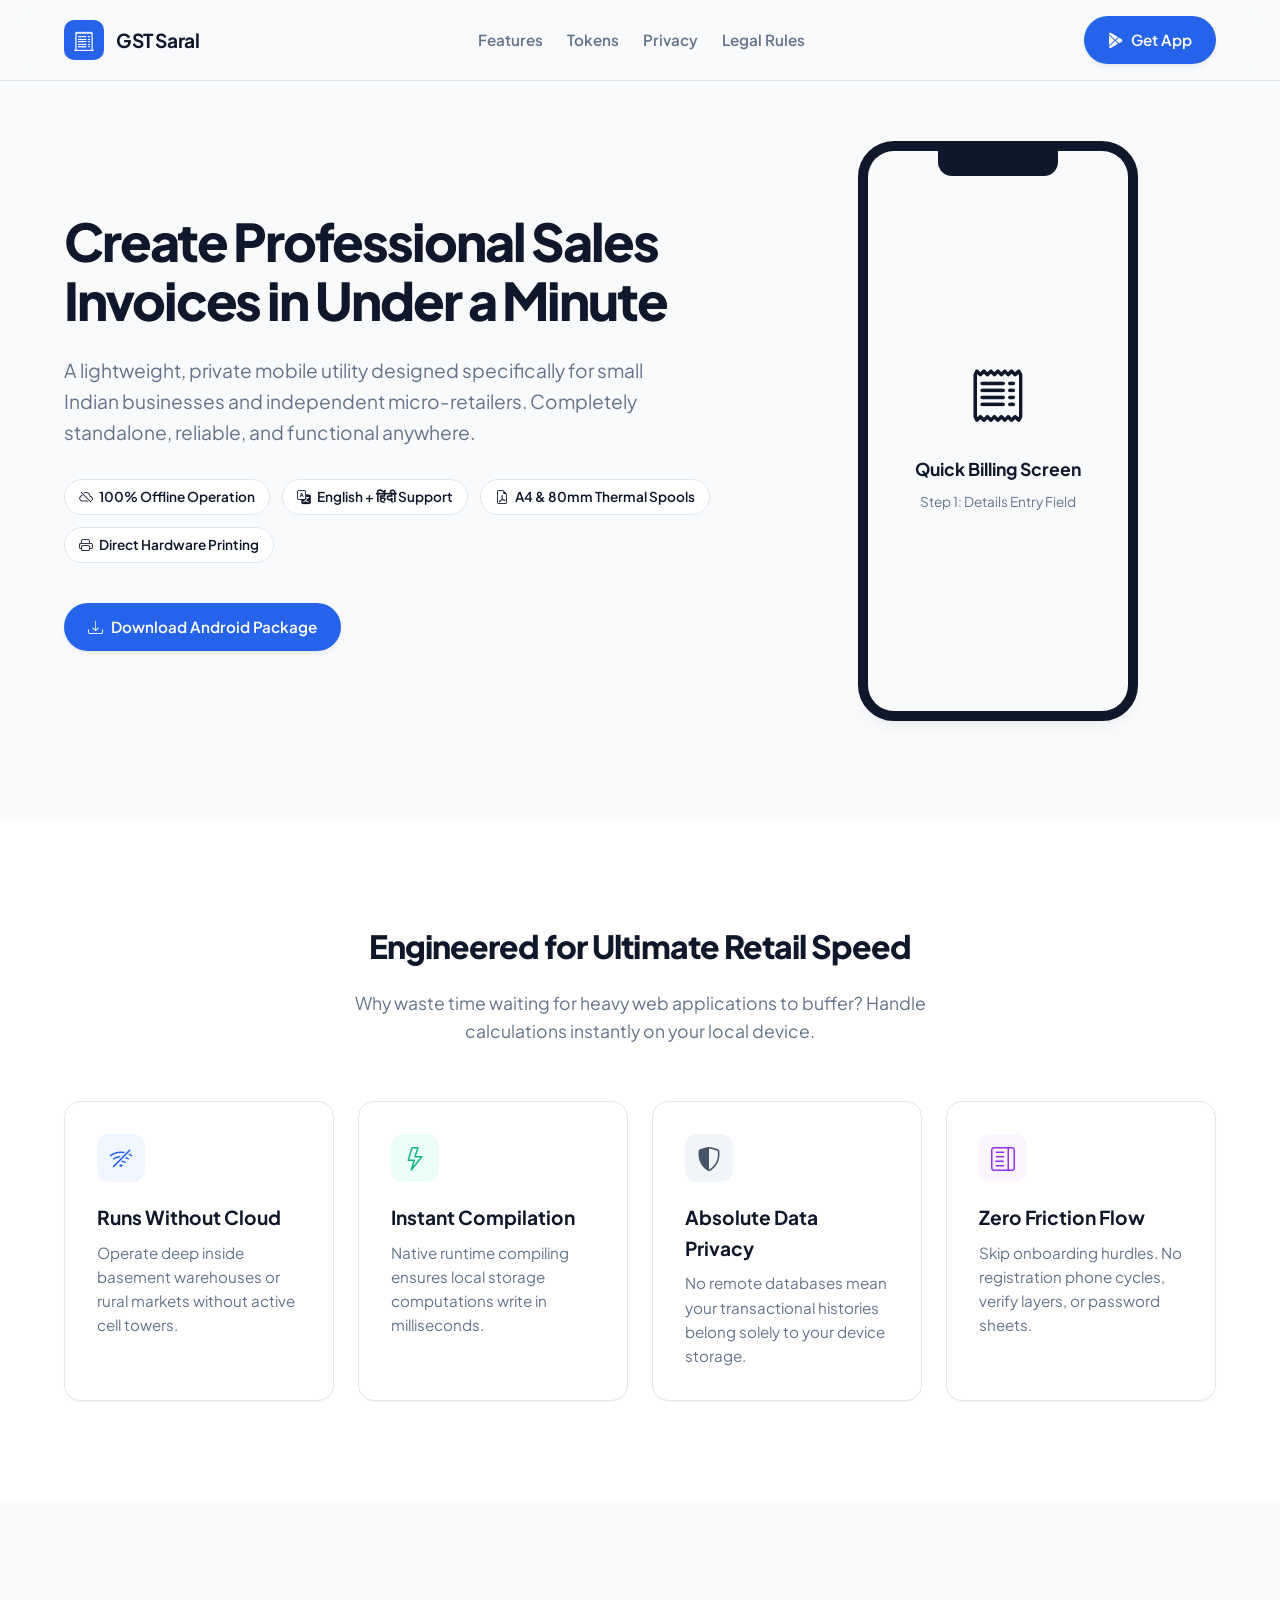
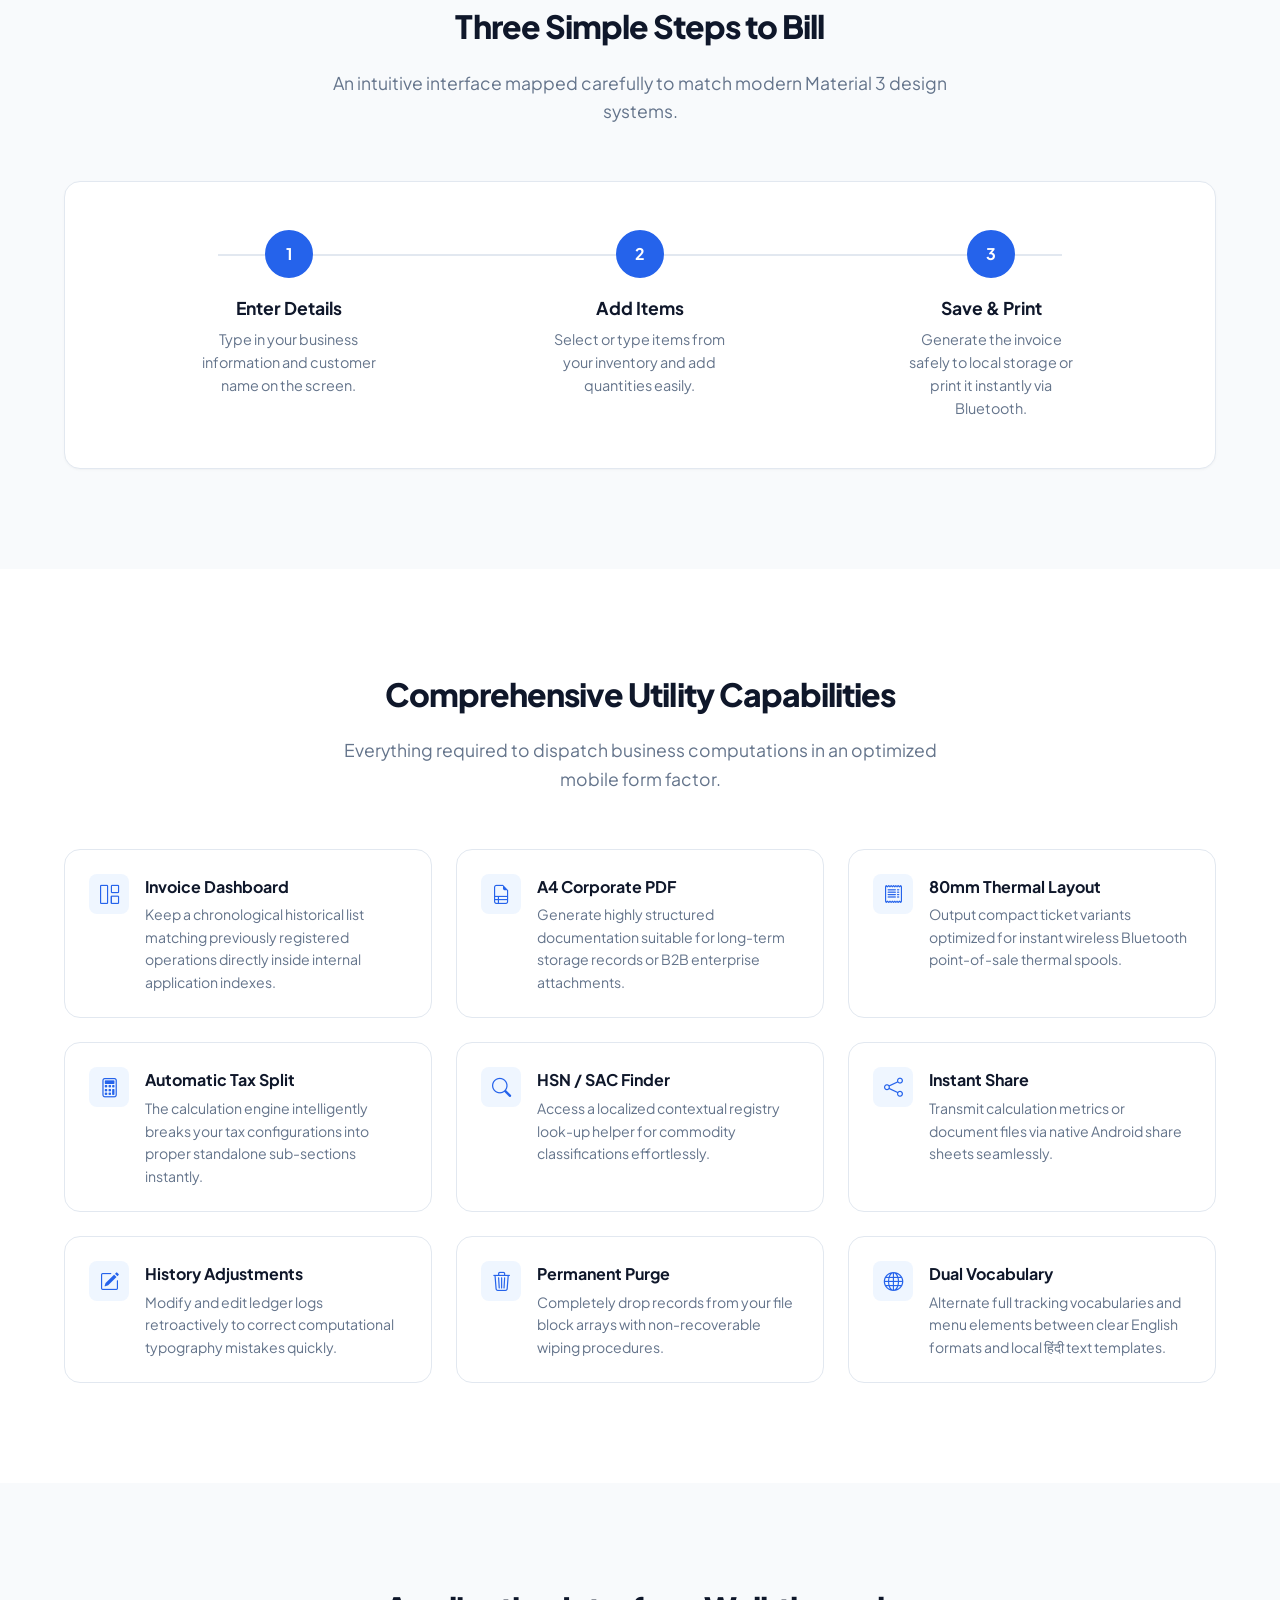
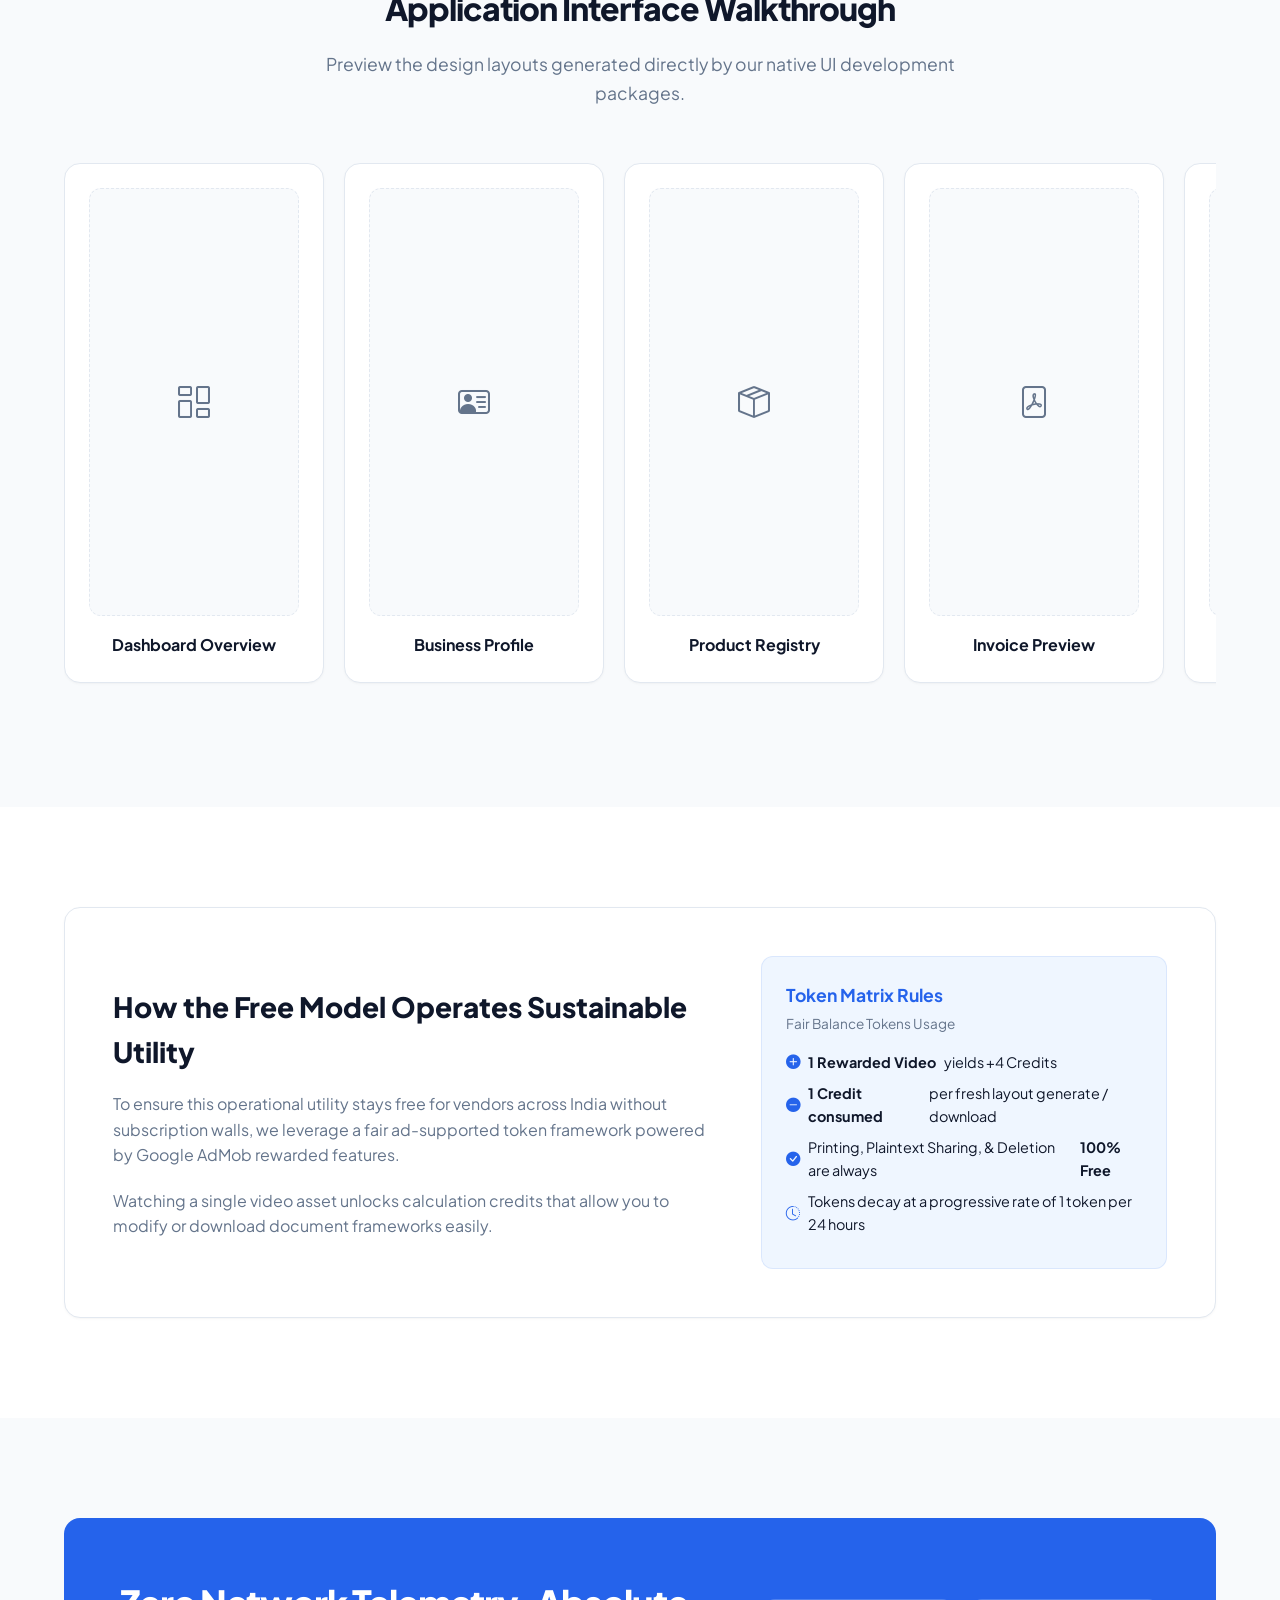
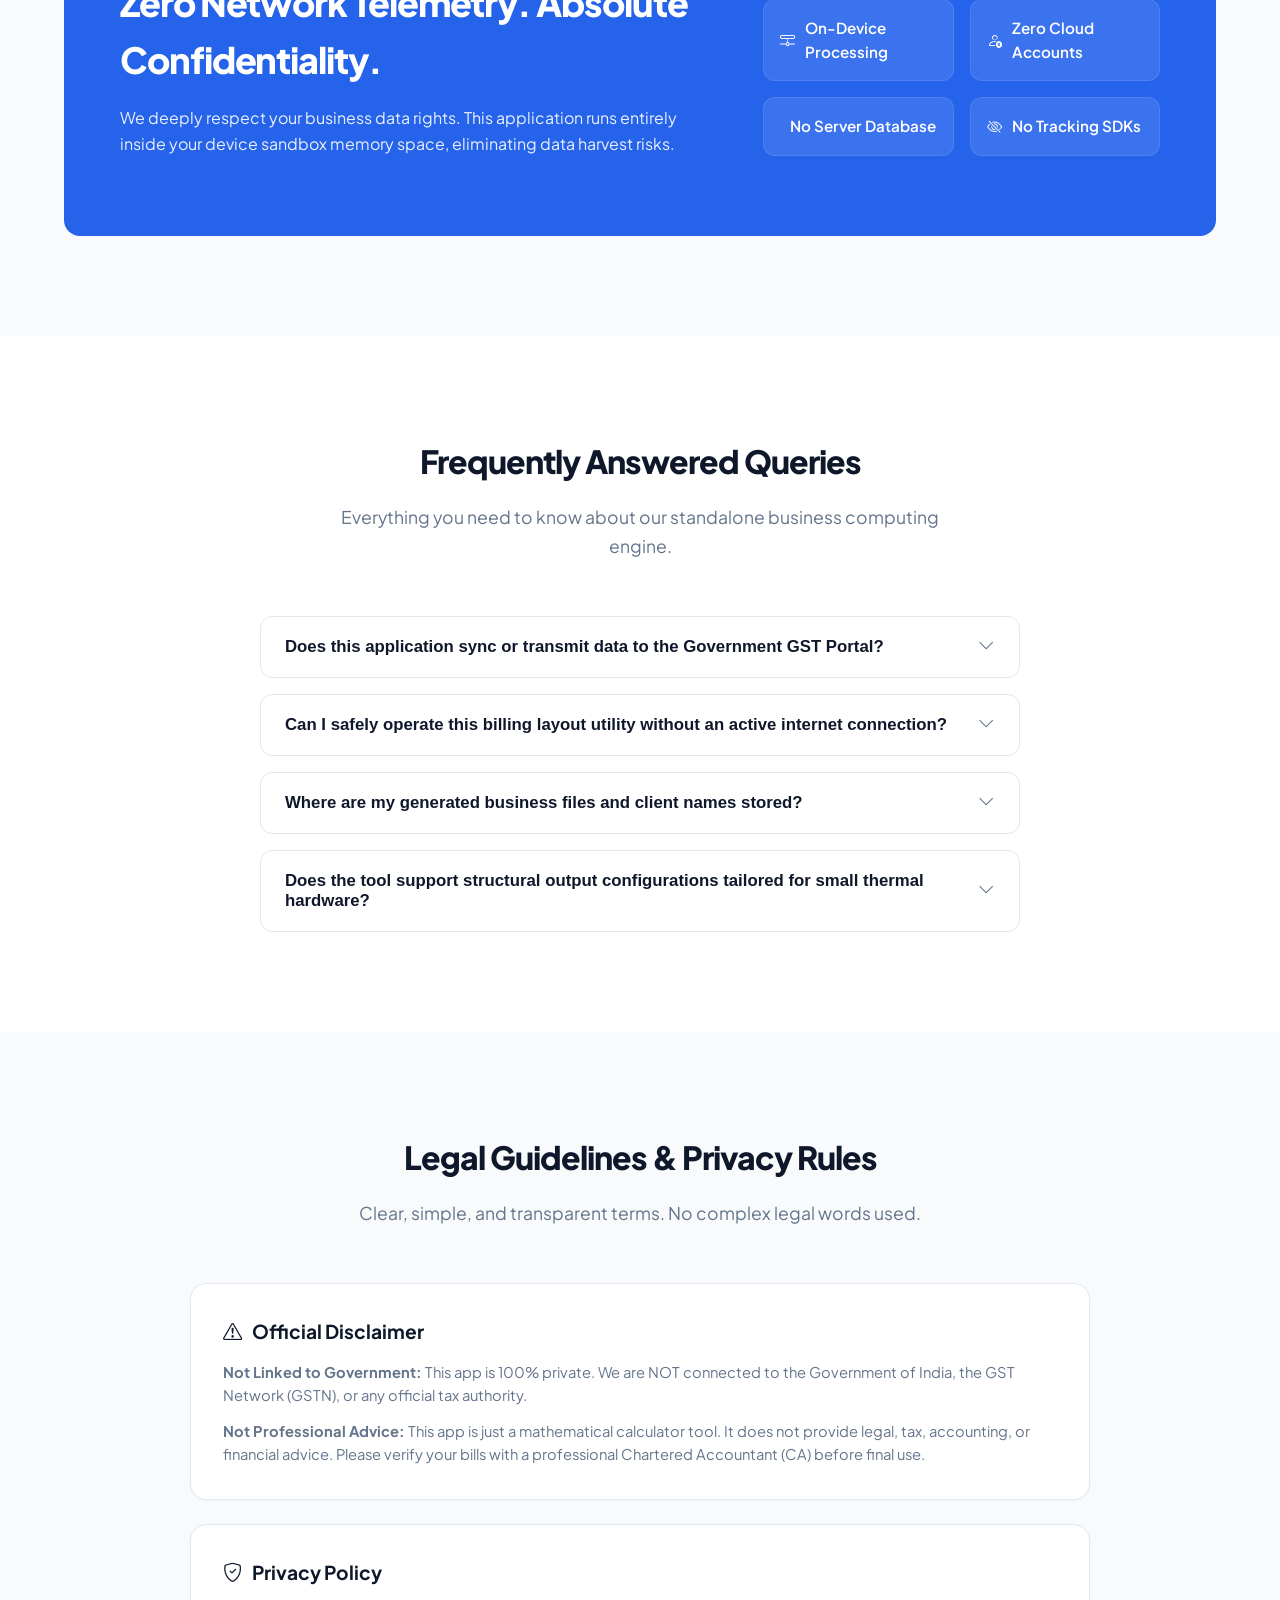
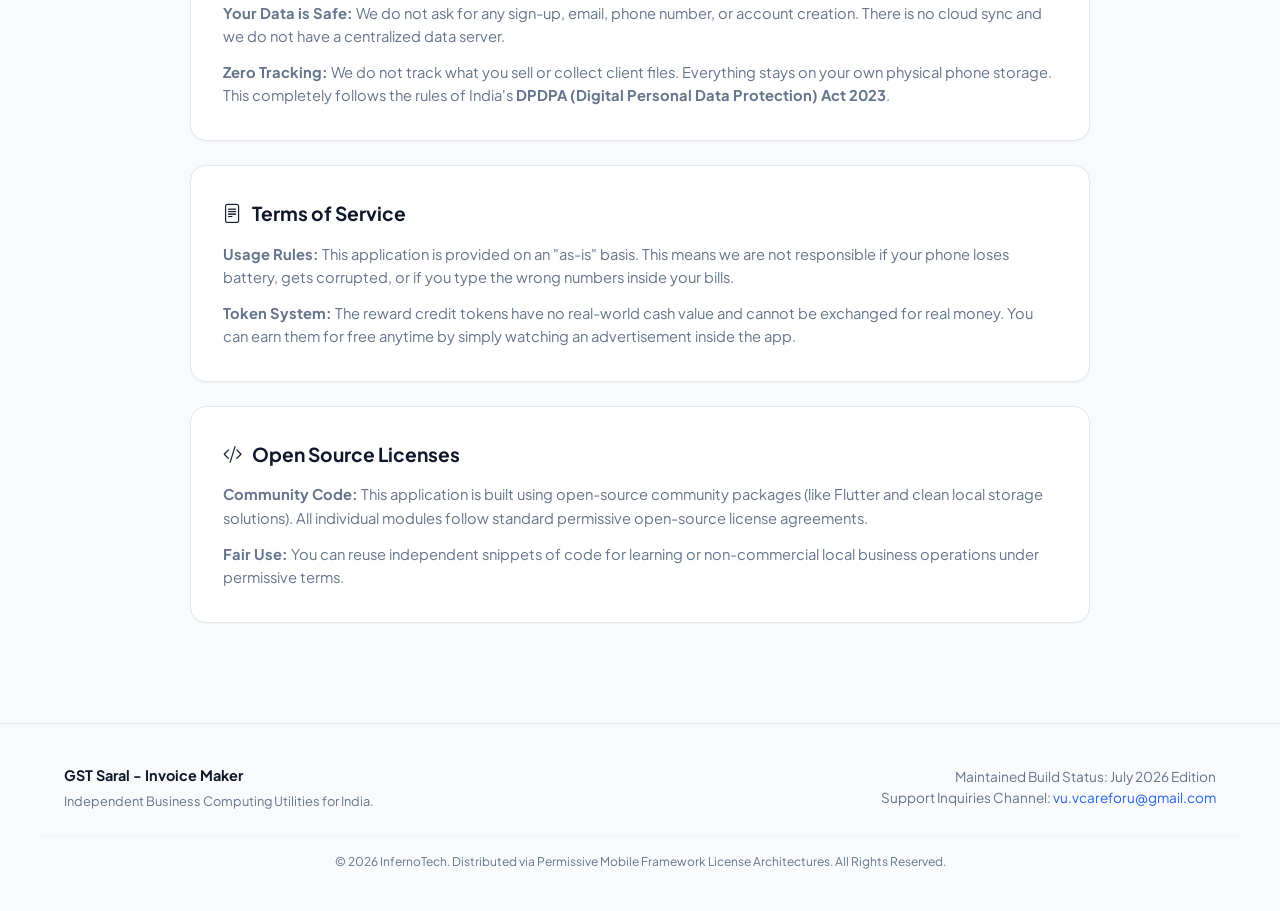
<file: gstsaral/index.html>
<!DOCTYPE html>
<html lang="en">
<head>
    <meta charset="UTF-8">
    <meta name="viewport" content="width=device-width, initial-scale=1.0">
    
    <!-- ====================================================
         SEO & METADATA (Play Store ASO Optimized)
         ==================================================== -->
    <title>GST Saral - Invoice Maker</title>
    <meta name="description" content="Create GST invoices in 3 easy steps. Print, share, download, edit & manage invoices offline.">
    <meta name="keywords" content="invoice maker, offline billing app, retail receipt generator, digital ledger, business utility india">
    <meta name="author" content="Independent Utility Developer">
    <link rel="icon" href="assets/favicon.ico" sizes="any">
    <link rel="apple-touch-icon" href="assets/apple-touch-icon.png">
    <link rel="canonical" href="https://jayantur13.github.io/others/gstsaral">

    <!-- Open Graph / Facebook -->
    <meta property="og:type" content="website">
    <meta property="og:url" content="https://jayantur13.github.io/others/gstsaral">
    <meta property="og:title" content="GST Saral - Invoice Maker">
    <meta property="og:description" content="Create GST invoices in 3 easy steps. Print, share, download, edit & manage invoices offline.">
    <meta property="og:image" content="https://jayantur13.github.io/others/gstsaral/assets/og-preview.png">

    <!-- Twitter -->
    <meta property="twitter:card" content="summary_large_image">
    <meta property="twitter:url" content="https://jayantur13.github.io/others/gstsaral">
    <meta property="twitter:title" content="GST Saral - Invoice Maker">
    <meta property="twitter:description" content="Create GST invoices in 3 easy steps. Print, share, download, edit & manage invoices offline.">
    <meta property="twitter:image" content="https://jayantur13.github.io/others/gstsaral/assets/og-preview.png">

    <!-- Fonts & Icons -->
    <link rel="preconnect" href="https://fonts.googleapis.com">
    <link rel="preconnect" href="https://fonts.gstatic.com" crossorigin>
    <link href="https://fonts.googleapis.com/css2?family=Plus+Jakarta+Sans:wght@400;500;600;700;800&display=swap" rel="stylesheet">
    <link rel="stylesheet" href="https://cdn.jsdelivr.net/npm/bootstrap-icons@1.11.1/font/bootstrap-icons.css">

    <!-- Embedded Premium CSS (Material 3 Inspired, SaaS Aesthetic) -->
    <style>
        :root {
            --primary: #2563EB;
            --primary-light: #EFF6FF;
            --secondary: #10B981;
            --secondary-light: #ECFDF5;
            --background: #F8FAFC;
            --card-bg: #FFFFFF;
            --text-main: #0F172A;
            --text-muted: #64748B;
            --border: #E2E8F0;
            --radius: 16px;
            --shadow-sm: 0 1px 3px 0 rgba(15, 23, 42, 0.03), 0 1px 2px -1px rgba(15, 23, 42, 0.03);
            --shadow-md: 0 4px 6px -1px rgba(15, 23, 42, 0.05), 0 2px 4px -2px rgba(15, 23, 42, 0.05);
            --shadow-lg: 0 10px 15px -3px rgba(15, 23, 42, 0.04), 0 4px 6px -4px rgba(15, 23, 42, 0.04);
            --transition: all 0.25s cubic-bezier(0.4, 0, 0.2, 1);
        }

        /* Reset & Base Typography */
        * { box-sizing: border-box; margin: 0; padding: 0; }
        html { scroll-behavior: smooth; } /* Smooth jumping links */
        body {
            background-color: var(--background);
            color: var(--text-main);
            font-family: 'Plus Jakarta Sans', system-ui, -apple-system, sans-serif;
            -webkit-font-smoothing: antialiased;
            line-height: 1.6;
        }

        /* Layout Utilities */
        .container {
            width: 100%;
            max-width: 1200px;
            margin: 0 auto;
            padding: 0 24px;
        }
        .grid { display: grid; gap: 24px; }
        .grid-2 { grid-template-columns: repeat(2, 1fr); }
        .grid-3 { grid-template-columns: repeat(3, 1fr); }
        .grid-4 { grid-template-columns: repeat(4, 1fr); }

        @media (max-width: 992px) {
            .grid-4 { grid-template-columns: repeat(2, 1fr); }
            .grid-3 { grid-template-columns: repeat(2, 1fr); }
            .grid-2 { grid-template-columns: 1fr; }
        }
        @media (max-width: 640px) {
            .grid-4, .grid-3, .grid-2 { grid-template-columns: 1fr; }
        }

        /* Section Boilerplate */
        section { padding: 100px 0; }
        .section-header {
            text-align: center;
            max-width: 640px;
            margin: 0 auto 56px auto;
        }
        .section-header h2 {
            font-size: 2rem;
            font-weight: 800;
            letter-spacing: -0.03em;
            margin-bottom: 16px;
        }
        .section-header p {
            color: var(--text-muted);
            font-size: 1.1rem;
        }

        /* Buttons & Interactive Elements */
        .btn {
            display: inline-flex;
            align-items: center;
            justify-content: center;
            gap: 8px;
            padding: 12px 24px;
            border-radius: 30px;
            font-weight: 600;
            font-size: 0.95rem;
            text-decoration: none;
            transition: var(--transition);
            cursor: pointer;
            border: none;
        }
        .btn-primary {
            background-color: var(--primary);
            color: white;
            box-shadow: var(--shadow-md);
        }
        .btn-primary:hover {
            background-color: #1d4ed8;
            transform: translateY(-1px);
            box-shadow: var(--shadow-lg);
        }

        /* Premium Card base structure */
        .card {
            background-color: var(--card-bg);
            border-radius: var(--radius);
            border: 1px solid var(--border);
            padding: 32px;
            box-shadow: var(--shadow-sm);
            transition: var(--transition);
        }
        .card:hover {
            box-shadow: var(--shadow-md);
            transform: translateY(-2px);
        }

        /* 1. STICKY NAVBAR WITH LINKS */
        .navbar {
            position: sticky;
            top: 0;
            z-index: 100;
            background-color: rgba(248, 250, 252, 0.8);
            backdrop-filter: blur(12px);
            -webkit-backdrop-filter: blur(12px);
            border-bottom: 1px solid var(--border);
            padding: 16px 0;
        }
        .nav-container {
            display: flex;
            justify-content: space-between;
            align-items: center;
        }
        .brand {
            display: flex;
            align-items: center;
            gap: 12px;
            text-decoration: none;
            color: var(--text-main);
            font-weight: 700;
            font-size: 1.2rem;
            letter-spacing: -0.02em;
        }
        .brand-icon {
            width: 40px;
            height: 40px;
            background-color: var(--primary);
            color: white;
            border-radius: 10px;
            display: flex;
            align-items: center;
            justify-content: center;
            font-size: 1.25rem;
        }
        .nav-links {
            display: flex;
            gap: 24px;
            list-style: none;
            align-items: center;
        }
        .nav-links a {
            color: var(--text-muted);
            text-decoration: none;
            font-weight: 600;
            font-size: 0.95rem;
            transition: var(--transition);
        }
        .nav-links a:hover {
            color: var(--primary);
        }
        @media (max-width: 768px) {
            .nav-links { display: none; } /* Hide raw jump links on tiny viewports */
        }

        /* 2. HERO SECTION */
        .hero { padding: 60px 0 100px 0; }
        .hero-layout {
            display: grid;
            grid-template-columns: 1.2fr 0.8fr;
            gap: 64px;
            align-items: center;
        }
        @media (max-width: 992px) {
            .hero-layout { grid-template-columns: 1fr; text-align: center; gap: 48px; }
            .hero-badges { justify-content: center; }
        }
        .hero-content h1 {
            font-size: 3.25rem;
            font-weight: 800;
            letter-spacing: -0.04em;
            line-height: 1.15;
            margin-bottom: 24px;
        }
        .hero-content p {
            font-size: 1.2rem;
            color: var(--text-muted);
            margin-bottom: 32px;
            max-width: 580px;
        }
        @media (max-width: 992px) { .hero-content p { margin: 0 auto 32px auto; } }
        .hero-badges {
            display: flex;
            flex-wrap: wrap;
            gap: 12px;
            margin-bottom: 40px;
        }
        .badge {
            display: inline-flex;
            align-items: center;
            gap: 6px;
            padding: 6px 14px;
            background-color: white;
            border: 1px solid var(--border);
            border-radius: 20px;
            font-size: 0.85rem;
            font-weight: 600;
            color: var(--text-main);
        }
        .mockup-container {
            position: relative;
            display: flex;
            justify-content: center;
        }
        .phone-mockup {
            width: 280px;
            height: 580px;
            background-color: #1E293B;
            border: 10px solid #0F172A;
            border-radius: 36px;
            box-shadow: var(--shadow-lg);
            position: relative;
            overflow: hidden;
            display: flex;
            flex-direction: column;
        }
        .phone-notch {
            width: 120px;
            height: 25px;
            background-color: #0F172A;
            position: absolute;
            top: 0;
            left: 50%;
            transform: translateX(-50%);
            border-bottom-left-radius: 14px;
            border-bottom-right-radius: 14px;
            z-index: 10;
        }
        .phone-screen-placeholder {
            flex: 1;
            background-color: var(--background);
            display: flex;
            flex-direction: column;
            align-items: center;
            justify-content: center;
            padding: 24px;
            text-align: center;
        }

        /* 3. WHY CHOOSE THIS APP */
        .why-card .icon {
            width: 48px;
            height: 48px;
            border-radius: 12px;
            display: flex;
            align-items: center;
            justify-content: center;
            font-size: 1.5rem;
            margin-bottom: 20px;
        }
        .why-card.offline .icon { background-color: var(--primary-light); color: var(--primary); }
        .why-card.fast .icon { background-color: var(--secondary-light); color: var(--secondary); }
        .why-card.private .icon { background-color: #F1F5F9; color: #475569; }
        .why-card.simple .icon { background-color: #FAF5FF; color: #9333EA; }
        .why-card h3 { font-size: 1.2rem; font-weight: 700; margin-bottom: 8px; }
        .why-card p { color: var(--text-muted); font-size: 0.95rem; }

        /* 4. HOW IT WORKS (Timeline Updates) */
        .timeline-container {
            position: relative;
            background-color: var(--card-bg);
            border: 1px solid var(--border);
            border-radius: var(--radius);
            padding: 48px;
            box-shadow: var(--shadow-sm);
        }
        .timeline {
            display: flex;
            justify-content: space-between;
            position: relative;
        }
        .timeline::before {
            content: '';
            position: absolute;
            top: 24px;
            left: 10%;
            right: 10%;
            height: 2px;
            background-color: var(--border);
            z-index: 1;
        }
        .timeline-step {
            position: relative;
            z-index: 2;
            text-align: center;
            flex: 1;
        }
        .step-number {
            width: 48px;
            height: 48px;
            background-color: white;
            border: 2px solid var(--border);
            border-radius: 50%;
            display: flex;
            align-items: center;
            justify-content: center;
            font-weight: 700;
            margin: 0 auto 16px auto;
            color: var(--text-muted);
            transition: var(--transition);
        }
        .timeline-step.active .step-number {
            border-color: var(--primary);
            background-color: var(--primary);
            color: white;
        }
        .timeline-step h3 { font-size: 1.1rem; font-weight: 700; margin-bottom: 6px; }
        .timeline-step p { color: var(--text-muted); font-size: 0.9rem; max-width: 180px; margin: 0 auto; }
        @media (max-width: 768px) {
            .timeline { flex-direction: column; gap: 32px; }
            .timeline::before { display: none; }
            .timeline-step p { max-width: 100%; }
        }

        /* 5. FEATURE GRID */
        .feature-item {
            background-color: var(--card-bg);
            border: 1px solid var(--border);
            border-radius: var(--radius);
            padding: 24px;
            display: flex;
            gap: 16px;
            align-items: flex-start;
        }
        .feature-icon {
            width: 40px;
            height: 40px;
            border-radius: 8px;
            background-color: var(--primary-light);
            color: var(--primary);
            display: flex;
            align-items: center;
            justify-content: center;
            font-size: 1.2rem;
            flex-shrink: 0;
        }
        .feature-info h3 { font-size: 1rem; font-weight: 700; margin-bottom: 4px; }
        .feature-info p { color: var(--text-muted); font-size: 0.88rem; }

        /* 6. SCREENSHOTS SECTION */
        .screenshot-grid {
            display: flex;
            gap: 20px;
            overflow-x: auto;
            padding-bottom: 24px;
            scroll-snap-type: x mandatory;
            scrollbar-width: thin;
        }
        .screenshot-placeholder {
            flex: 0 0 260px;
            height: 520px;
            background-color: white;
            border: 1px solid var(--border);
            border-radius: var(--radius);
            scroll-snap-align: start;
            display: flex;
            flex-direction: column;
            justify-content: space-between;
            padding: 24px;
            text-align: center;
            box-shadow: var(--shadow-sm);
        }
        .screenshot-img-area {
            flex: 1;
            background-color: var(--background);
            border-radius: 12px;
            display: flex;
            align-items: center;
            justify-content: center;
            margin-bottom: 16px;
            color: var(--text-muted);
            font-size: 2rem;
            border: 1px dashed var(--border);
        }
        .screenshot-placeholder h3 { font-size: 1rem; font-weight: 700; }

        /* 7. HOW FREE VERSION WORKS */
        .free-model-box {
            background-color: white;
            border: 1px solid var(--border);
            border-radius: var(--radius);
            padding: 48px;
            box-shadow: var(--shadow-sm);
        }
        .info-strip {
            display: grid;
            grid-template-columns: 1.2fr 0.8fr;
            gap: 40px;
            align-items: center;
        }
        @media (max-width: 992px) { .info-strip { grid-template-columns: 1fr; } }
        .credit-card {
            background-color: var(--primary-light);
            border: 1px solid rgba(37, 99, 233, 0.1);
            border-radius: 12px;
            padding: 24px;
        }
        .credit-list {
            list-style: none;
            margin-top: 16px;
        }
        .credit-list li {
            display: flex;
            align-items: center;
            gap: 8px;
            font-size: 0.9rem;
            margin-bottom: 8px;
        }
        .credit-list li i { color: var(--primary); }

        /* 8. PRIVACY FIRST */
        .privacy-banner {
            background-color: var(--primary);
            color: white;
            border-radius: var(--radius);
            padding: 56px;
            display: grid;
            grid-template-columns: 1.2fr 0.8fr;
            gap: 48px;
            align-items: center;
        }
        @media (max-width: 992px) { .privacy-banner { grid-template-columns: 1fr; padding: 40px; } }
        .privacy-banner h2 { font-size: 2.25rem; font-weight: 800; letter-spacing: -0.03em; margin-bottom: 16px; }
        .privacy-banner p { opacity: 0.9; margin-bottom: 24px; }
        .privacy-badge-grid {
            display: grid;
            grid-template-columns: repeat(2, 1fr);
            gap: 16px;
        }
        .p-badge {
            background-color: rgba(255, 255, 255, 0.1);
            border: 1px solid rgba(255, 255, 255, 0.1);
            padding: 16px;
            border-radius: 12px;
            font-weight: 600;
            font-size: 0.95rem;
            display: flex;
            align-items: center;
            gap: 10px;
        }

        /* 9. FAQ (Accordion) */
        .faq-list {
            max-width: 760px;
            margin: 0 auto;
            display: flex;
            flex-direction: column;
            gap: 16px;
        }
        .faq-item {
            background-color: white;
            border: 1px solid var(--border);
            border-radius: 12px;
            overflow: hidden;
        }
        .faq-trigger {
            width: 100%;
            padding: 20px 24px;
            text-align: left;
            background: none;
            border: none;
            font-size: 1.05rem;
            font-weight: 700;
            color: var(--text-main);
            display: flex;
            justify-content: space-between;
            align-items: center;
            cursor: pointer;
        }
        .faq-trigger i {
            transition: var(--transition);
            color: var(--text-muted);
        }
        .faq-content {
            padding: 0 24px;
            max-height: 0;
            overflow: hidden;
            transition: max-height 0.3s ease-out, padding 0.3s ease-out;
            color: var(--text-muted);
            font-size: 0.95rem;
        }
        .faq-item.open .faq-trigger i { transform: rotate(180deg); }
        .faq-item.open .faq-content { padding-bottom: 20px; max-height: 300px; }

        /* 10. NO GRID UPDATED LEGAL STACK (Clean Vertical List) */
        .legal-vertical-stack {
            display: flex;
            flex-direction: column;
            gap: 24px;
            max-width: 900px;
            margin: 0 auto;
        }
        .legal-box-simple {
            background-color: #FFFFFF;
            border-radius: var(--radius);
            padding: 32px;
            border: 1px solid var(--border);
            box-shadow: var(--shadow-sm);
        }
        .legal-box-simple h3 {
            font-size: 1.2rem;
            font-weight: 700;
            color: var(--text-main);
            margin-bottom: 14px;
            display: flex;
            align-items: center;
            gap: 10px;
        }
        .legal-box-simple p { 
            font-size: 0.92rem; 
            color: var(--text-muted); 
            line-height: 1.6;
            margin-bottom: 12px;
        }
        .legal-box-simple p:last-child { margin-bottom: 0; }

        /* 11. FOOTER */
        footer {
            border-top: 1px solid var(--border);
            padding: 40px 0;
            font-size: 0.9rem;
            color: var(--text-muted);
        }
        .footer-layout {
            display: flex;
            justify-content: space-between;
            align-items: center;
            flex-wrap: wrap;
            gap: 20px;
        }
        @media (max-width: 640px) { .footer-layout { flex-direction: column; text-align: center; } }
    </style>
</head>
<body>

    <!-- 1. STICKY NAVBAR WITH HEADER JUMP LINKS -->
    <nav class="navbar" aria-label="Main Navigation">
        <div class="container nav-container">
            <a href="#" class="brand">
                <div class="brand-icon" aria-hidden="true">
                    <i class="bi bi-receipt-cutoff"></i>
                </div>
                <span>GST Saral</span>
            </a>
            
            <!-- Added Navigation Links -->
            <ul class="nav-links">
                <li><a href="#features">Features</a></li>
                <li><a href="#tokens">Tokens</a></li>
                <li><a href="#privacy">Privacy</a></li>
                <li><a href="#legal-documentation">Legal Rules</a></li>
            </ul>

            <a href="https://play.google.com/store/apps/details?id=com.infernotech.gstsaral&hl=en_IN" class="btn btn-primary btn-sm">
                <i class="bi bi-google-play"></i> Get App
            </a>
        </div>
    </nav>

    <!-- 2. HERO SECTION -->
    <header class="hero">
        <div class="container hero-layout">
            <div class="hero-content">
                <h1>Create Professional Sales Invoices in Under a Minute</h1>
                <p>A lightweight, private mobile utility designed specifically for small Indian businesses and independent micro-retailers. Completely standalone, reliable, and functional anywhere.</p>
                
                <div class="hero-badges" role="list">
                    <span class="badge"><i class="bi bi-cloud-slash text-primary"></i> 100% Offline Operation</span>
                    <span class="badge"><i class="bi bi-translate text-primary"></i> English + हिंदी Support</span>
                    <span class="badge"><i class="bi bi-file-earmark-pdf text-primary"></i> A4 & 80mm Thermal Spools</span>
                    <span class="badge"><i class="bi bi-printer text-primary"></i> Direct Hardware Printing</span>
                </div>

                <a href="https://play.google.com/store/apps/details?id=com.infernotech.gstsaral&hl=en_IN" class="btn btn-primary btn-lg">
                    <i class="bi bi-download"></i> Download Android Package
                </a>
            </div>

            <div class="mockup-container" aria-hidden="true">
                <div class="phone-mockup">
                    <div class="phone-notch"></div>
                    <div class="phone-screen-placeholder">
                        <i class="bi bi-receipt text-primary" style="font-size: 3.5rem; margin-bottom: 16px;"></i>
                        <div style="font-weight:700; margin-bottom:8px; font-size:1.1rem;">Quick Billing Screen</div>
                        <div style="font-size:0.85rem; color:var(--text-muted);">Step 1: Details Entry Field</div>
                    </div>
                </div>
            </div>
        </div>
    </header>

    <!-- 3. WHY CHOOSE THIS APP -->
    <section style="background-color: white;">
        <div class="container">
            <div class="section-header">
                <h2>Engineered for Ultimate Retail Speed</h2>
                <p>Why waste time waiting for heavy web applications to buffer? Handle calculations instantly on your local device.</p>
            </div>
            <div class="grid grid-4">
                <div class="card why-card offline">
                    <div class="icon"><i class="bi bi-wifi-off"></i></div>
                    <h3>Runs Without Cloud</h3>
                    <p>Operate deep inside basement warehouses or rural markets without active cell towers.</p>
                </div>
                <div class="card why-card fast">
                    <div class="icon"><i class="bi bi-lightning"></i></div>
                    <h3>Instant Compilation</h3>
                    <p>Native runtime compiling ensures local storage computations write in milliseconds.</p>
                </div>
                <div class="card why-card private">
                    <div class="icon"><i class="bi bi-shield-shaded"></i></div>
                    <h3>Absolute Data Privacy</h3>
                    <p>No remote databases mean your transactional histories belong solely to your device storage.</p>
                </div>
                <div class="card why-card simple">
                    <div class="icon"><i class="bi bi-layout-text-sidebar"></i></div>
                    <h3>Zero Friction Flow</h3>
                    <p>Skip onboarding hurdles. No registration phone cycles, verify layers, or password sheets.</p>
                </div>
            </div>
        </div>
    </section>

    <!-- 4. HOW IT WORKS (Updated to strictly match standard app screens) -->
    <section>
        <div class="container">
            <div class="section-header">
                <h2>Three Simple Steps to Bill</h2>
                <p>An intuitive interface mapped carefully to match modern Material 3 design systems.</p>
            </div>
            <div class="timeline-container">
                <div class="timeline">
                    <div class="timeline-step active">
                        <div class="step-number">1</div>
                        <h3>Enter Details</h3>
                        <p>Type in your business information and customer name on the screen.</p>
                    </div>
                    <div class="timeline-step active">
                        <div class="step-number">2</div>
                        <h3>Add Items</h3>
                        <p>Select or type items from your inventory and add quantities easily.</p>
                    </div>
                    <div class="timeline-step active">
                        <div class="step-number">3</div>
                        <h3>Save & Print</h3>
                        <p>Generate the invoice safely to local storage or print it instantly via Bluetooth.</p>
                    </div>
                </div>
            </div>
        </div>
    </section>

    <!-- 5. FEATURE GRID -->
    <section id="features" style="background-color: white;">
        <div class="container">
            <div class="section-header">
                <h2>Comprehensive Utility Capabilities</h2>
                <p>Everything required to dispatch business computations in an optimized mobile form factor.</p>
            </div>
            <div class="grid grid-3">
                <div class="feature-item">
                    <div class="feature-icon"><i class="bi bi-grid-1x2"></i></div>
                    <div class="feature-info"><h3>Invoice Dashboard</h3><p>Keep a chronological historical list matching previously registered operations directly inside internal application indexes.</p></div>
                </div>
                <div class="feature-item">
                    <div class="feature-icon"><i class="bi bi-file-earmark-ruled"></i></div>
                    <div class="feature-info"><h3>A4 Corporate PDF</h3><p>Generate highly structured documentation suitable for long-term storage records or B2B enterprise attachments.</p></div>
                </div>
                <div class="feature-item">
                    <div class="feature-icon"><i class="bi bi-receipt"></i></div>
                    <div class="feature-info"><h3>80mm Thermal Layout</h3><p>Output compact ticket variants optimized for instant wireless Bluetooth point-of-sale thermal spools.</p></div>
                </div>
                <div class="feature-item">
                    <div class="feature-icon"><i class="bi bi-calculator"></i></div>
                    <div class="feature-info"><h3>Automatic Tax Split</h3><p>The calculation engine intelligently breaks your tax configurations into proper standalone sub-sections instantly.</p></div>
                </div>
                <div class="feature-item">
                    <div class="feature-icon"><i class="bi bi-search"></i></div>
                    <div class="feature-info"><h3>HSN / SAC Finder</h3><p>Access a localized contextual registry look-up helper for commodity classifications effortlessly.</p></div>
                </div>
                <div class="feature-item">
                    <div class="feature-icon"><i class="bi bi-share"></i></div>
                    <div class="feature-info"><h3>Instant Share</h3><p>Transmit calculation metrics or document files via native Android share sheets seamlessly.</p></div>
                </div>
                <div class="feature-item">
                    <div class="feature-icon"><i class="bi bi-pencil-square"></i></div>
                    <div class="feature-info"><h3>History Adjustments</h3><p>Modify and edit ledger logs retroactively to correct computational typography mistakes quickly.</p></div>
                </div>
                <div class="feature-item">
                    <div class="feature-icon"><i class="bi bi-trash3"></i></div>
                    <div class="feature-info"><h3>Permanent Purge</h3><p>Completely drop records from your file block arrays with non-recoverable wiping procedures.</p></div>
                </div>
                <div class="feature-item">
                    <div class="feature-icon"><i class="bi bi-globe"></i></div>
                    <div class="feature-info"><h3>Dual Vocabulary</h3><p>Alternate full tracking vocabularies and menu elements between clear English formats and local हिंदी text templates.</p></div>
                </div>
            </div>
        </div>
    </section>

    <!-- 6. SCREENSHOTS PLACEHOLDERS -->
    <section>
        <div class="container">
            <div class="section-header">
                <h2>Application Interface Walkthrough</h2>
                <p>Preview the design layouts generated directly by our native UI development packages.</p>
            </div>
            <div class="screenshot-grid">
                <div class="screenshot-placeholder">
                    <div class="screenshot-img-area"><i class="bi bi-columns-gap"></i></div>
                    <h3>Dashboard Overview</h3>
                </div>
                <div class="screenshot-placeholder">
                    <div class="screenshot-img-area"><i class="bi bi-person-vcard"></i></div>
                    <h3>Business Profile</h3>
                </div>
                <div class="screenshot-placeholder">
                    <div class="screenshot-img-area"><i class="bi bi-box-seam"></i></div>
                    <h3>Product Registry</h3>
                </div>
                <div class="screenshot-placeholder">
                    <div class="screenshot-img-area"><i class="bi bi-file-pdf"></i></div>
                    <h3>Invoice Preview</h3>
                </div>
                <div class="screenshot-placeholder">
                    <div class="screenshot-img-area"><i class="bi bi-printer-fill"></i></div>
                    <h3>Thermal Template</h3>
                </div>
                <div class="screenshot-placeholder">
                    <div class="screenshot-img-area"><i class="bi bi-sliders"></i></div>
                    <h3>System Settings</h3>
                </div>
            </div>
        </div>
    </section>

    <!-- 7. HOW FREE VERSION WORKS -->
    <section id="tokens" style="background-color: white;">
        <div class="container">
            <div class="free-model-box">
                <div class="info-strip">
                    <div>
                        <h2 style="font-size:1.75rem; font-weight:800; margin-bottom:16px;">How the Free Model Operates Sustainable Utility</h2>
                        <p style="color:var(--text-muted); margin-bottom:20px;">To ensure this operational utility stays free for vendors across India without subscription walls, we leverage a fair ad-supported token framework powered by Google AdMob rewarded features.</p>
                        <p style="color:var(--text-muted);">Watching a single video asset unlocks calculation credits that allow you to modify or download document frameworks easily.</p>
                    </div>
                    <div class="credit-card">
                        <h3 style="font-size:1.1rem; font-weight:700; color:var(--primary); margin-bottom:4px;">Token Matrix Rules</h3>
                        <p style="font-size:0.85rem; color:var(--text-muted);">Fair Balance Tokens Usage</p>
                        <ul class="credit-list">
                            <li><i class="bi bi-plus-circle-fill"></i> <strong>1 Rewarded Video</strong> yields +4 Credits</li>
                            <li><i class="bi bi-dash-circle-fill"></i> <strong>1 Credit consumed</strong> per fresh layout generate / download</li>
                            <li><i class="bi bi-check-circle-fill text-success"></i> Printing, Plaintext Sharing, & Deletion are always <strong>100% Free</strong></li>
                            <li><i class="bi bi-clock-history"></i> Tokens decay at a progressive rate of 1 token per 24 hours</li>
                        </ul>
                    </div>
                </div>
            </div>
        </div>
    </section>

    <!-- 8. PRIVACY FIRST -->
    <section id="privacy">
        <div class="container">
            <div class="privacy-banner">
                <div>
                    <h2>Zero Network Telemetry. Absolute Confidentiality.</h2>
                    <p>We deeply respect your business data rights. This application runs entirely inside your device sandbox memory space, eliminating data harvest risks.</p>
                </div>
                <div class="privacy-badge-grid">
                    <div class="p-badge"><i class="bi bi-hdd-network"></i> On-Device Processing</div>
                    <div class="p-badge"><i class="bi bi-person-x"></i> Zero Cloud Accounts</div>
                    <div class="p-badge"><i class="bi bi-cloud-lightning-rain-slash"></i> No Server Database</div>
                    <div class="p-badge"><i class="bi bi-eye-slash"></i> No Tracking SDKs</div>
                </div>
            </div>
        </div>
    </section>

    <!-- 9. FAQ SECTION -->
    <section style="background-color: white;">
        <div class="container">
            <div class="section-header">
                <h2>Frequently Answered Queries</h2>
                <p>Everything you need to know about our standalone business computing engine.</p>
            </div>
            <div class="faq-list">
                <div class="faq-item">
                    <button class="faq-trigger" onclick="toggleFaq(this)">
                        <span>Does this application sync or transmit data to the Government GST Portal?</span>
                        <i class="bi bi-chevron-down"></i>
                    </button>
                    <div class="faq-content">
                        <p>No. This application is an entirely offline mathematical calculator tool. It does not communicate with the Goods and Services Tax Network (GSTN) or any government tax portal servers, and cannot file tax returns directly.</p>
                    </div>
                </div>
                <div class="faq-item">
                    <button class="faq-trigger" onclick="toggleFaq(this)">
                        <span>Can I safely operate this billing layout utility without an active internet connection?</span>
                        <i class="bi bi-chevron-down"></i>
                    </button>
                    <div class="faq-content">
                        <p>Yes. All core functional computing matrices, file storage tables, and template generation paths reside on your device. Internet connectivity is only needed when loading rewarded video assets to refresh calculation tokens.</p>
                    </div>
                </div>
                <div class="faq-item">
                    <button class="faq-trigger" onclick="toggleFaq(this)">
                        <span>Where are my generated business files and client names stored?</span>
                        <i class="bi bi-chevron-down"></i>
                    </button>
                    <div class="faq-content">
                        <p>Your transaction data is saved directly to your local application directory using secure sandboxed local binary storage arrays. Wiping application data via system settings permanently clears all internal ledger entries.</p>
                    </div>
                </div>
                <div class="faq-item">
                    <button class="faq-trigger" onclick="toggleFaq(this)">
                        <span>Does the tool support structural output configurations tailored for small thermal hardware?</span>
                        <i class="bi bi-chevron-down"></i>
                    </button>
                    <div class="faq-content">
                        <p>Yes. The app provides built-in support for 80mm compact thermal paper receipt configurations, making it easy to share clean text logs through standard local system printing spools.</p>
                    </div>
                </div>
            </div>
        </div>
    </section>

    <!-- 10. LEGAL & REGULATORY SECTIONS (Updated to Vertical Stack Layout - No Grid) -->
    <section id="legal-documentation" aria-label="Legal Agreements">
        <div class="container">
            <div class="section-header">
                <h2>Legal Guidelines & Privacy Rules</h2>
                <p>Clear, simple, and transparent terms. No complex legal words used.</p>
            </div>
            
            <!-- Updated from grid to a clean vertical list stack layout -->
            <div class="legal-vertical-stack">
                
                <!-- Disclaimer Box -->
                <div class="legal-box-simple">
                    <h3><i class="bi bi-exclamation-triangle text-danger"></i> Official Disclaimer</h3>
                    <p><strong>Not Linked to Government:</strong> This app is 100% private. We are NOT connected to the Government of India, the GST Network (GSTN), or any official tax authority.</p>
                    <p><strong>Not Professional Advice:</strong> This app is just a mathematical calculator tool. It does not provide legal, tax, accounting, or financial advice. Please verify your bills with a professional Chartered Accountant (CA) before final use.</p>
                </div>

                <!-- Privacy Policy Box -->
                <div class="legal-box-simple">
                    <h3><i class="bi bi-shield-check text-success"></i> Privacy Policy</h3>
                    <p><strong>Your Data is Safe:</strong> We do not ask for any sign-up, email, phone number, or account creation. There is no cloud sync and we do not have a centralized data server.</p>
                    <p><strong>Zero Tracking:</strong> We do not track what you sell or collect client files. Everything stays on your own physical phone storage. This completely follows the rules of India's <strong>DPDPA (Digital Personal Data Protection) Act 2023</strong>.</p>
                </div>

                <!-- Terms of Service Box -->
                <div class="legal-box-simple">
                    <h3><i class="bi bi-file-text text-primary"></i> Terms of Service</h3>
                    <p><strong>Usage Rules:</strong> This application is provided on an "as-is" basis. This means we are not responsible if your phone loses battery, gets corrupted, or if you type the wrong numbers inside your bills.</p>
                    <p><strong>Token System:</strong> The reward credit tokens have no real-world cash value and cannot be exchanged for real money. You can earn them for free anytime by simply watching an advertisement inside the app.</p>
                </div>

                <!-- Open Source Licenses Box -->
                <div class="legal-box-simple">
                    <h3><i class="bi bi-code-slash text-dark"></i> Open Source Licenses</h3>
                    <p><strong>Community Code:</strong> This application is built using open-source community packages (like Flutter and clean local storage solutions). All individual modules follow standard permissive open-source license agreements.</p>
                    <p><strong>Fair Use:</strong> You can reuse independent snippets of code for learning or non-commercial local business operations under permissive terms.</p>
                </div>

            </div>
        </div>
    </section>

    <!-- 11. FOOTER -->
    <footer>
        <div class="container footer-layout">
            <div>
                <p style="font-weight:700; color:var(--text-main); margin-bottom:4px;">GST Saral - Invoice Maker</p>
                <p style="font-size:0.8rem;">Independent Business Computing Utilities for India.</p>
            </div>
            <div style="font-size:0.85rem; text-align:right;">
                <p>Maintained Build Status: July 2026 Edition</p>
                <p>Support Inquiries Channel: <a href="mailto:vu.vcareforu@gmail.com" style="color:var(--primary); text-decoration:none;">vu.vcareforu@gmail.com</a></p>
            </div>
        </div>
        <div class="container" style="margin-top:24px; font-size:0.75rem; border-top:1px solid #F1F5F9; padding-top:16px; text-align:center;">
            &copy; 2026 InfernoTech. Distributed via Permissive Mobile Framework License Architectures. All Rights Reserved.
        </div>
    </footer>

    <!-- Vanilla Javascript Logic for Accordion Mechanics -->
    <script>
        function toggleFaq(trigger) {
            const item = trigger.parentElement;
            const isOpen = item.classList.contains('open');
            
            // Close all items
            document.querySelectorAll('.faq-item').forEach(el => el.classList.remove('open'));
            
            // If it wasn't open, open it
            if (!isOpen) {
                item.classList.add('open');
            }
        }
    </script>
</body>
</html>
</file>
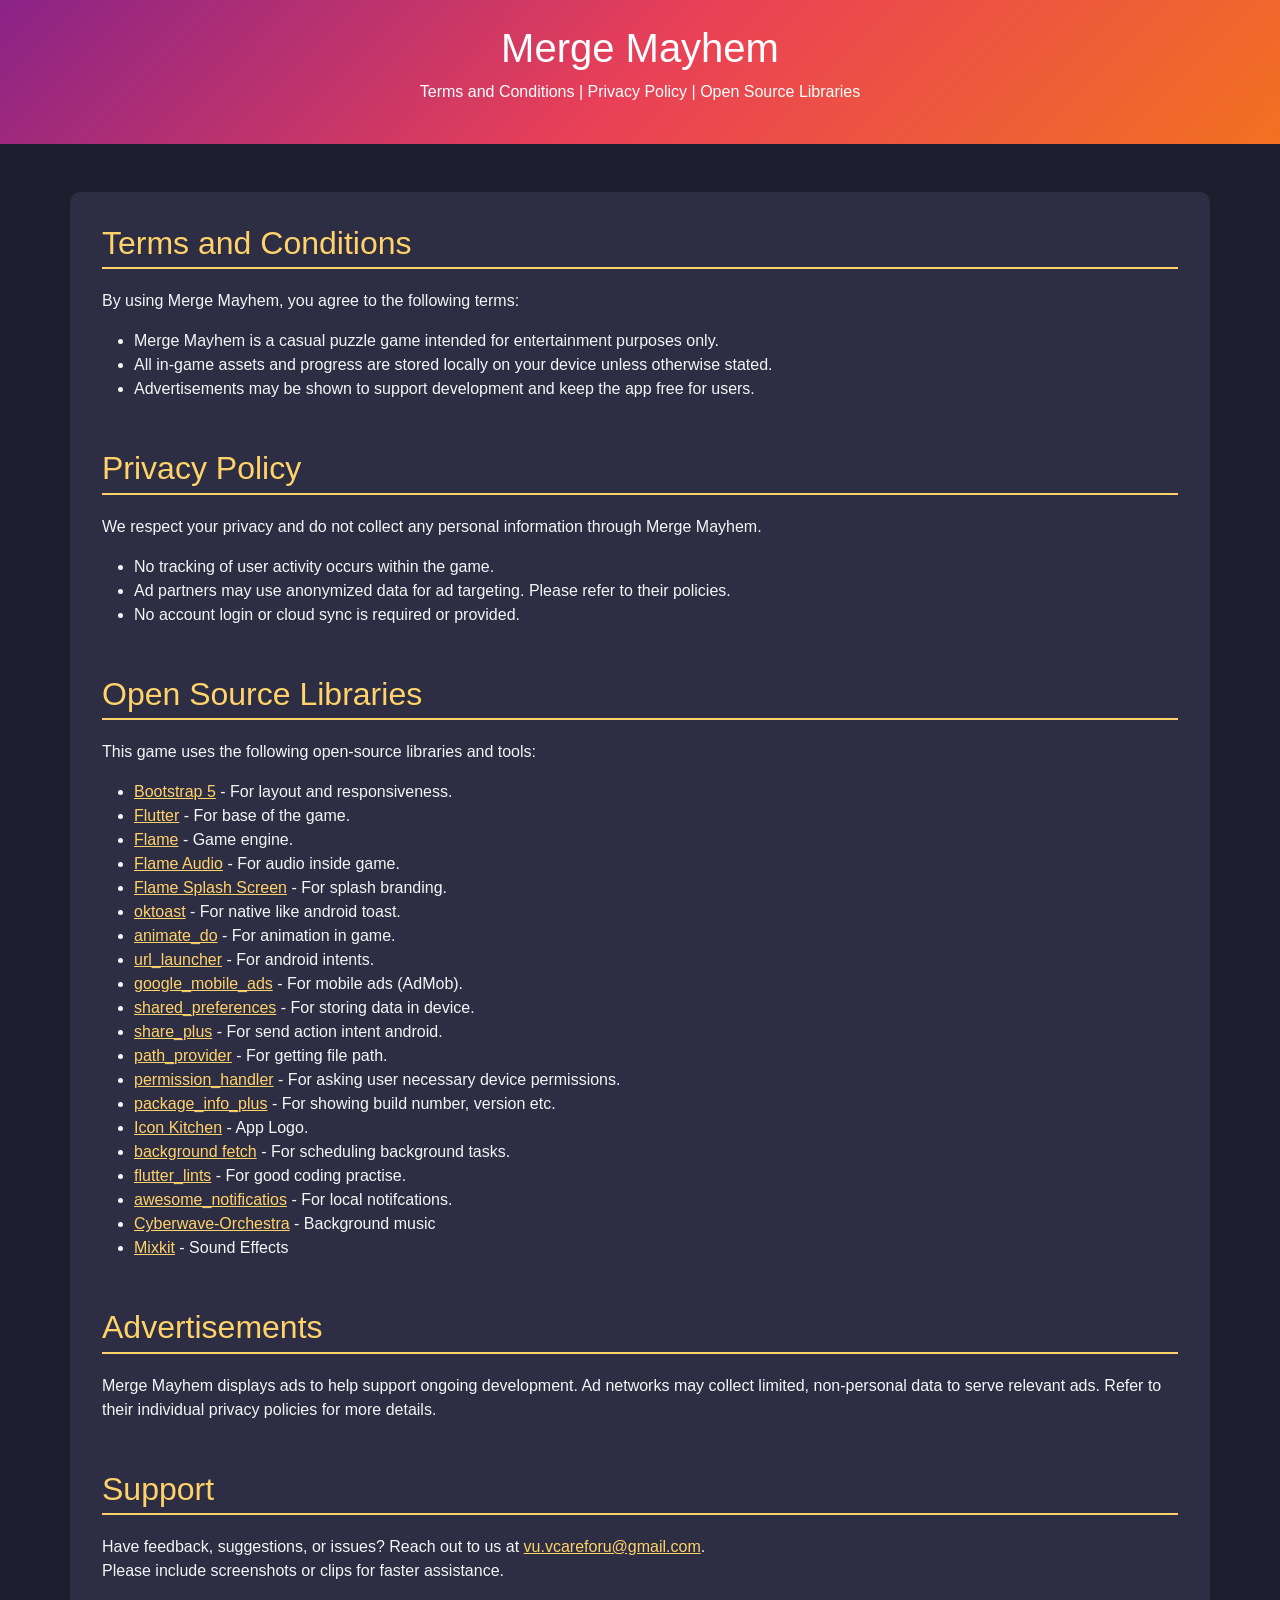
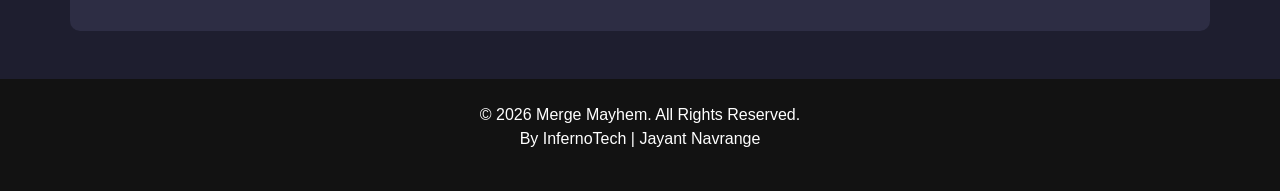
<file: mmg/index.html>
<!DOCTYPE html>
<html lang="en">

<head>
  <meta charset="UTF-8" />
  <meta name="viewport" content="width=device-width, initial-scale=1.0" />
  <title>Merge Mayhem: Game Info</title>
  <link href="https://cdn.jsdelivr.net/npm/bootstrap@5.3.0/dist/css/bootstrap.min.css" rel="stylesheet" />
  <style>
    body {
      background-color: #1e1e2f;
      font-family: 'Segoe UI', Tahoma, Geneva, Verdana, sans-serif;
      color: #f5f5f5;
    }

    .game-header {
      background: linear-gradient(135deg, #8a2387, #e94057, #f27121);
      color: white;
    }

    .section-title {
      color: #ffd369;
      border-bottom: 2px solid #ffd369;
      padding-bottom: 5px;
      margin-bottom: 20px;
    }

    a {
      color: #ffd369;
    }

    a:hover {
      color: #fcbf49;
    }

    footer {
      background-color: #121212;
    }

    .container {
      background-color: #2d2d44;
      padding: 2rem;
      border-radius: 10px;
    }
  </style>
</head>

<body>
  <header class="game-header text-center py-4">
    <h1>Merge Mayhem</h1>
    <p>Terms and Conditions | Privacy Policy | Open Source Libraries</p>
  </header>

  <main class="container my-5">
    <!-- Terms and Conditions -->
    <section class="mb-5">
      <h2 class="section-title">Terms and Conditions</h2>
      <p>
        By using Merge Mayhem, you agree to the following terms:
      </p>
      <ul>
        <li>Merge Mayhem is a casual puzzle game intended for entertainment purposes only.</li>
        <li>All in-game assets and progress are stored locally on your device unless otherwise stated.</li>
        <li>Advertisements may be shown to support development and keep the app free for users.</li>
      </ul>
    </section>

    <!-- Privacy Policy -->
    <section class="mb-5">
      <h2 class="section-title">Privacy Policy</h2>
      <p>
        We respect your privacy and do not collect any personal information through Merge Mayhem.
      </p>
      <ul>
        <li>No tracking of user activity occurs within the game.</li>
        <li>Ad partners may use anonymized data for ad targeting. Please refer to their policies.</li>
        <li>No account login or cloud sync is required or provided.</li>
      </ul>
    </section>

    <!-- Open Source Libraries -->
    <section class="mb-5">
      <h2 class="section-title">Open Source Libraries</h2>
      <p>This game uses the following open-source libraries and tools:</p>
      <ul>
        <li><a href="https://getbootstrap.com/" target="_blank">Bootstrap 5</a> - For layout and responsiveness.</li>
        <li><a href="https://flutter.dev/" target="_blank">Flutter</a> - For base of the game.</li>
        <li><a href="https://pub.dev/packages/flame" target="_blank">Flame</a> - Game engine.</li>
        <li><a href="https://pub.dev/packages/flame_audio" target="_blank">Flame Audio</a> - For audio inside game.</li>
        <li><a href="https://pub.dev/packages/flame_splash_screen" target="_blank">Flame Splash Screen</a> - For splash branding.</li>
         <li><a href="https://pub.dev/packages/oktoast" target="_blank">oktoast</a> - For native like android toast.</li>
         <li><a href="https://pub.dev/packages/animate_do" target="_blank">animate_do</a> - For animation in game.</li>
         <li><a href="https://pub.dev/packages/url_launcher" target="_blank">url_launcher</a> - For android intents.</li>
         <li><a href="https://pub.dev/packages/google_mobile_ads" target="_blank">google_mobile_ads</a> - For mobile ads (AdMob).</li>
          <li><a href="https://pub.dev/packages/shared_preferences" target="_blank">shared_preferences</a> - For storing data in device.</li>
           <li><a href="https://pub.dev/packages/share_plus" target="_blank">share_plus</a> - For send action intent android.</li>
                <li>
          <a href="https://pub.dev/packages/path_provider" target="_blank">path_provider</a>
          - For getting file path.
        </li>
        <li>
          <a href="https://pub.dev/packages/permission_handler" target="_blank">permission_handler</a>
          - For asking user necessary device permissions.
        </li>
         <li>
          <a href="https://pub.dev/packages/package_info_plus" target="_blank">package_info_plus</a>
          - For showing build number, version etc.
        </li>
        <li>
          <a href="https://icon.kitchen/" target="_blank">Icon Kitchen</a>
          - App Logo.
        </li>
        <li>
          <a href="https://pub.dev/packages/background_fetch" target="_blank">background fetch</a> - For scheduling
          background tasks.
        </li>
        <li>
          <a href="https://pub.dev/packages/flutter_lints" target="_blank">flutter_lints</a> - For good coding practise.
        </li>
         <li>
          <a href="https://pub.dev/packages/awesome_notifications" target="_blank">awesome_notificatios</a> - For local notifcations.
        </li>
        <li><a href="https://pixabay.com/users/cyberwave-orchestra-23801316/" target="_blank">Cyberwave-Orchestra</a> - Background music </li>
          <li><a href="https://mixkit.co/free-sound-effects/game/" target="_blank">Mixkit</a> - Sound Effects </li>
      </ul>
    </section>

    <!-- Advertisements -->
    <section class="mb-5">
      <h2 class="section-title">Advertisements</h2>
      <p>
        Merge Mayhem displays ads to help support ongoing development. Ad networks may collect limited, non-personal data to serve relevant ads. Refer to their individual privacy policies for more details.
      </p>
    </section>

    <!-- Support -->
    <section>
      <h2 class="section-title">Support</h2>
      <p>
        Have feedback, suggestions, or issues? Reach out to us at
        <a href="mailto:vu.vcareforu@gmail.com">vu.vcareforu@gmail.com</a>.<br />
        Please include screenshots or clips for faster assistance.
      </p>
    </section>
  </main>

  <footer class="text-center text-white py-4">
    <p>
      &copy; <span id="year"></span> Merge Mayhem. All Rights Reserved.<br />
      By InfernoTech | Jayant Navrange
    </p>
  </footer>

  <script>
    document.getElementById("year").textContent = new Date().getFullYear();
  </script>

  <script src="https://cdn.jsdelivr.net/npm/bootstrap@5.3.0/dist/js/bootstrap.bundle.min.js"></script>
</body>

</html>
</file>
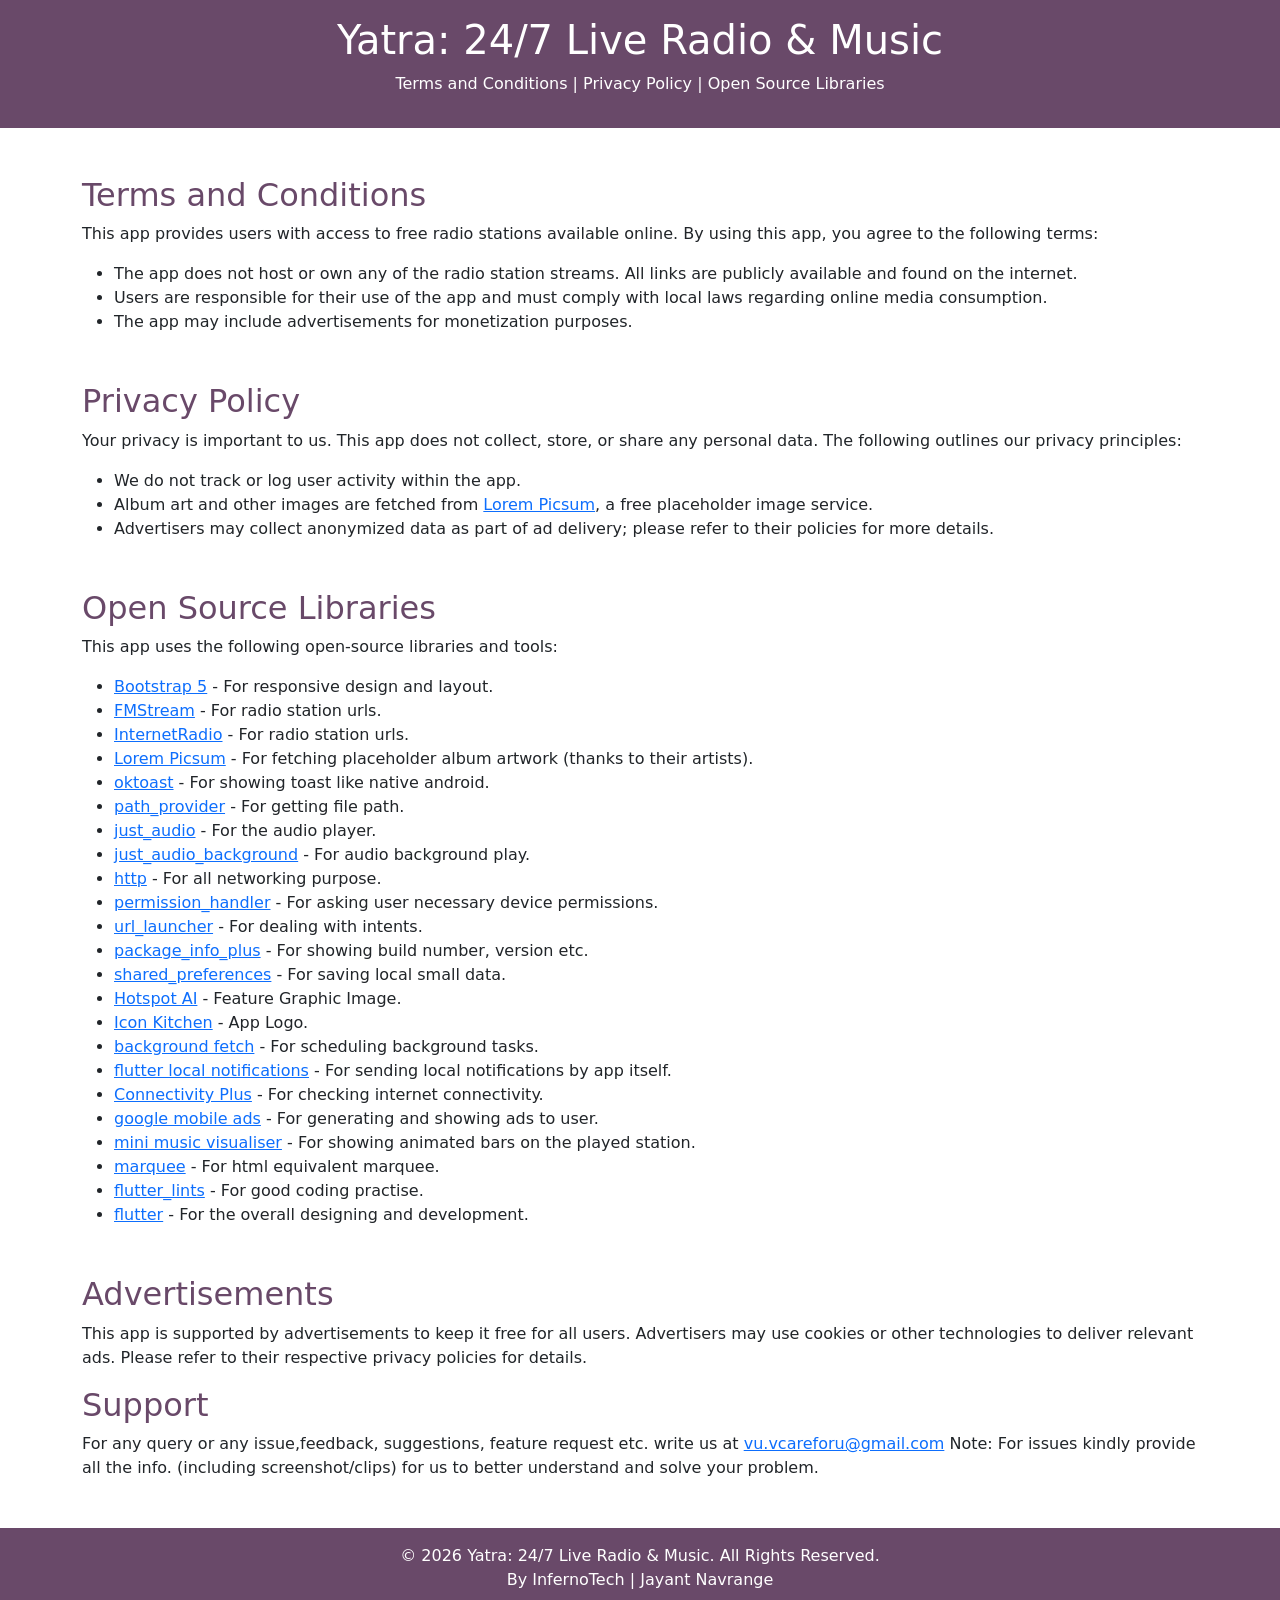
<file: reapp/index.html>
<!DOCTYPE html>
<html lang="en">

<head>
  <meta charset="UTF-8" />
  <meta name="viewport" content="width=device-width, initial-scale=1.0" />
  <title>Yatra: 24/7 Live Radio & Music</title>
  <link href="https://cdn.jsdelivr.net/npm/bootstrap@5.3.0/dist/css/bootstrap.min.css" rel="stylesheet" />
  <style type="text/css">
    .one-text-color {
      color: #694969;
    }

    .one-bg {
      background-color: #694969;
    }
  </style>
</head>

<body>
  <header class="one-bg text-white text-center py-3">
    <h1>Yatra: 24/7 Live Radio & Music</h1>
    <p>Terms and Conditions | Privacy Policy | Open Source Libraries</p>
  </header>

  <main class="container my-5">
    <!-- Terms and Conditions -->
    <section class="mb-5">
      <h2 class="one-text-color">Terms and Conditions</h2>
      <p>
        This app provides users with access to free radio stations available
        online. By using this app, you agree to the following terms:
      </p>
      <ul>
        <li>
          The app does not host or own any of the radio station streams. All
          links are publicly available and found on the internet.
        </li>
        <li>
          Users are responsible for their use of the app and must comply with
          local laws regarding online media consumption.
        </li>
        <li>The app may include advertisements for monetization purposes.</li>
      </ul>
    </section>

    <!-- Privacy Policy -->
    <section class="mb-5">
      <h2 class="one-text-color">Privacy Policy</h2>
      <p>
        Your privacy is important to us. This app does not collect, store, or
        share any personal data. The following outlines our privacy
        principles:
      </p>
      <ul>
        <li>We do not track or log user activity within the app.</li>
        <li>
          Album art and other images are fetched from
          <a href="https://picsum.photos/" target="_blank">Lorem Picsum</a>, a
          free placeholder image service.
        </li>
        <li>
          Advertisers may collect anonymized data as part of ad delivery;
          please refer to their policies for more details.
        </li>
      </ul>
    </section>

    <!-- Open Source Libraries -->
    <section class="mb-5">
      <h2 class="one-text-color">Open Source Libraries</h2>
      <p>This app uses the following open-source libraries and tools:</p>
      <ul>
        <li>
          <a href="https://getbootstrap.com/" target="_blank">Bootstrap 5</a>
          - For responsive design and layout.
        </li>
        <li>
          <a href="http://nossl.fmstream.org/" target="_blank">FMStream</a> - For radio station urls.
        </li>
        <li>
          <a href="https://www.internet-radio.com/" target="_blank">InternetRadio</a> - For radio station urls.
        </li>
        <li>
          <a href="https://picsum.photos/" target="_blank">Lorem Picsum</a> -
          For fetching placeholder album artwork (thanks to their artists).
        </li>
        <li>
          <a href="https://pub.dev/packages/oktoast" target="_blank">oktoast</a>
          - For showing toast like native android.
        </li>
        <li>
          <a href="https://pub.dev/packages/path_provider" target="_blank">path_provider</a>
          - For getting file path.
        </li>
        <li>
          <a href="https://pub.dev/packages/just_audio" target="_blank">just_audio</a>
          - For the audio player.
        </li>
        <li>
          <a href="https://pub.dev/packages/just_audio_background" target="_blank">just_audio_background</a>
          - For audio background play.
        </li>
        <li>
          <a href="https://pub.dev/packages/http" target="_blank">http</a> -
          For all networking purpose.
        </li>
        <li>
          <a href="https://pub.dev/packages/permission_handler" target="_blank">permission_handler</a>
          - For asking user necessary device permissions.
        </li>
        <li>
          <a href="https://pub.dev/packages/url_launcher" target="_blank">url_launcher</a>
          - For dealing with intents.
        </li>
        <li>
          <a href="https://pub.dev/packages/package_info_plus" target="_blank">package_info_plus</a>
          - For showing build number, version etc.
        </li>
        <li>
          <a href="https://pub.dev/packages/shared_preferences" target="_blank">shared_preferences</a>
          - For saving local small data.
        </li>
        <li>
          <a href="https://hotspot.ai/" target="_blank">Hotspot AI</a>
          - Feature Graphic Image.
        </li>
        <li>
          <a href="https://icon.kitchen/" target="_blank">Icon Kitchen</a>
          - App Logo.
        </li>
        <li>
          <a href="https://pub.dev/packages/background_fetch" target="_blank">background fetch</a> - For scheduling
          background tasks.
        </li>
        <li>
          <a href="https://pub.dev/packages/flutter_local_notifications" target="_blank">flutter local notifications</a>
          - For sending local notifications by app itself.
        </li>
        <li>
          <a href="https://pub.dev/packages/connectivity_plus" target="_blank">Connectivity Plus</a> - For checking
          internet
          connectivity.
        </li>
        <li>
          <a href="https://pub.dev/packages/google_mobile_ads" target="_blank">google mobile ads</a> - For generating
          and showing ads to user.
        </li>
        <li>
          <a href="https://pub.dev/packages/mini_music_visualizer" target="_blank">mini music visualiser</a> - For
          showing animated bars on the played station.
        </li>
        <li>
          <a href="https://pub.dev/packages/marquee" target="_blank">marquee</a> - For html equivalent marquee.
        </li>
        <li>
          <a href="https://pub.dev/packages/flutter_lints" target="_blank">flutter_lints</a> - For good coding practise.
        </li>
        <li>
          <a href="http://api.flutter.dev" target="_blank">flutter</a> - For
          the overall designing and development.
        </li>
      </ul>
    </section>

    <!-- Advertisements -->
    <section>
      <h2 class="one-text-color">Advertisements</h2>
      <p>
        This app is supported by advertisements to keep it free for all users.
        Advertisers may use cookies or other technologies to deliver relevant
        ads. Please refer to their respective privacy policies for details.
      </p>
    </section>

    <!-- Support -->
    <section>
      <h2 class="one-text-color">Support</h2>
      <p>
        For any query or any issue,feedback, suggestions, feature request etc.
        write us at
        <a href="mailto:vu.vcareforu@gmail.com">vu.vcareforu@gmail.com</a>
        Note: For issues kindly provide all the info. (including
        screenshot/clips) for us to better understand and solve your problem.
      </p>
    </section>
  </main>

  <footer class="one-bg text-white text-center py-3">
    <p>
      &copy; <span id="year"></span> Yatra: 24/7 Live Radio & Music. All Rights Reserved.<br />By
      InfernoTech | Jayant Navrange
    </p>
  </footer>

  <script>
    document.getElementById("year").textContent = new Date().getFullYear();
  </script>

  <script src="https://cdn.jsdelivr.net/npm/bootstrap@5.3.0/dist/js/bootstrap.bundle.min.js"></script>
</body>

</html>
</file>
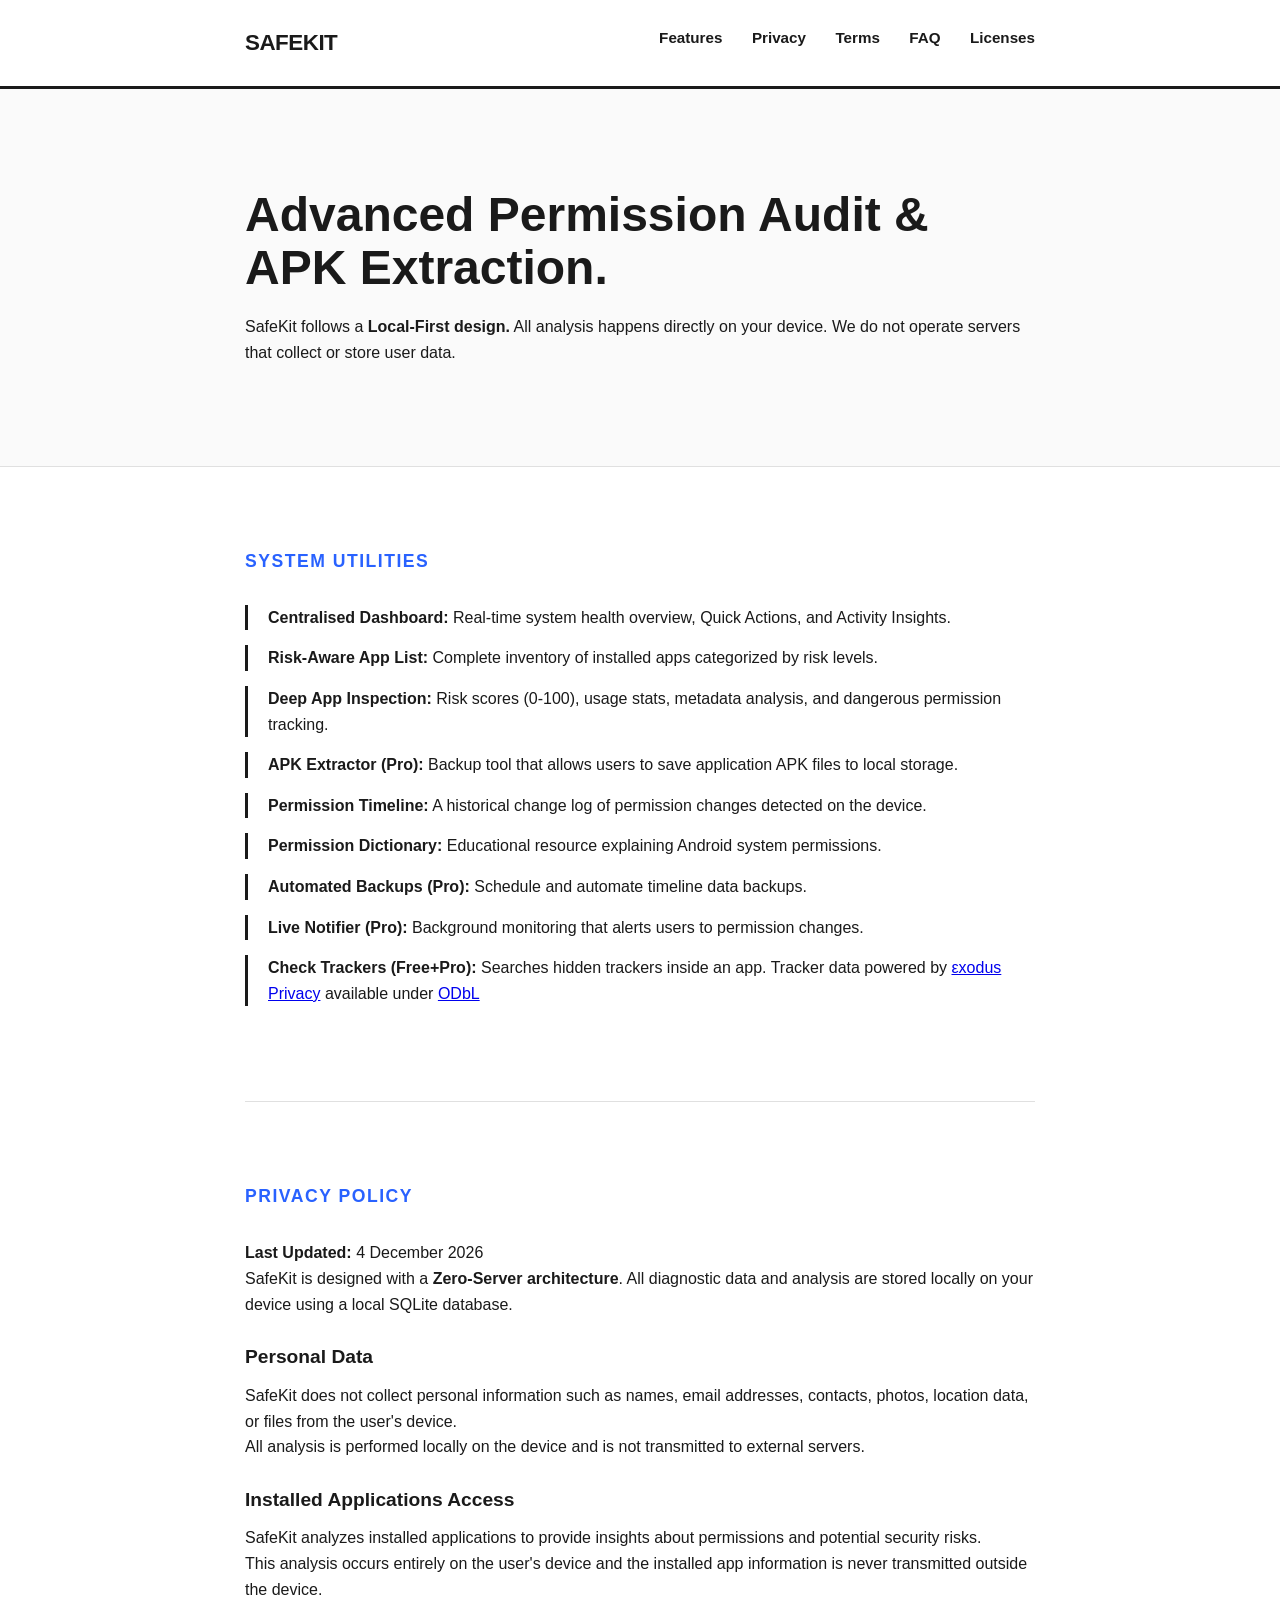
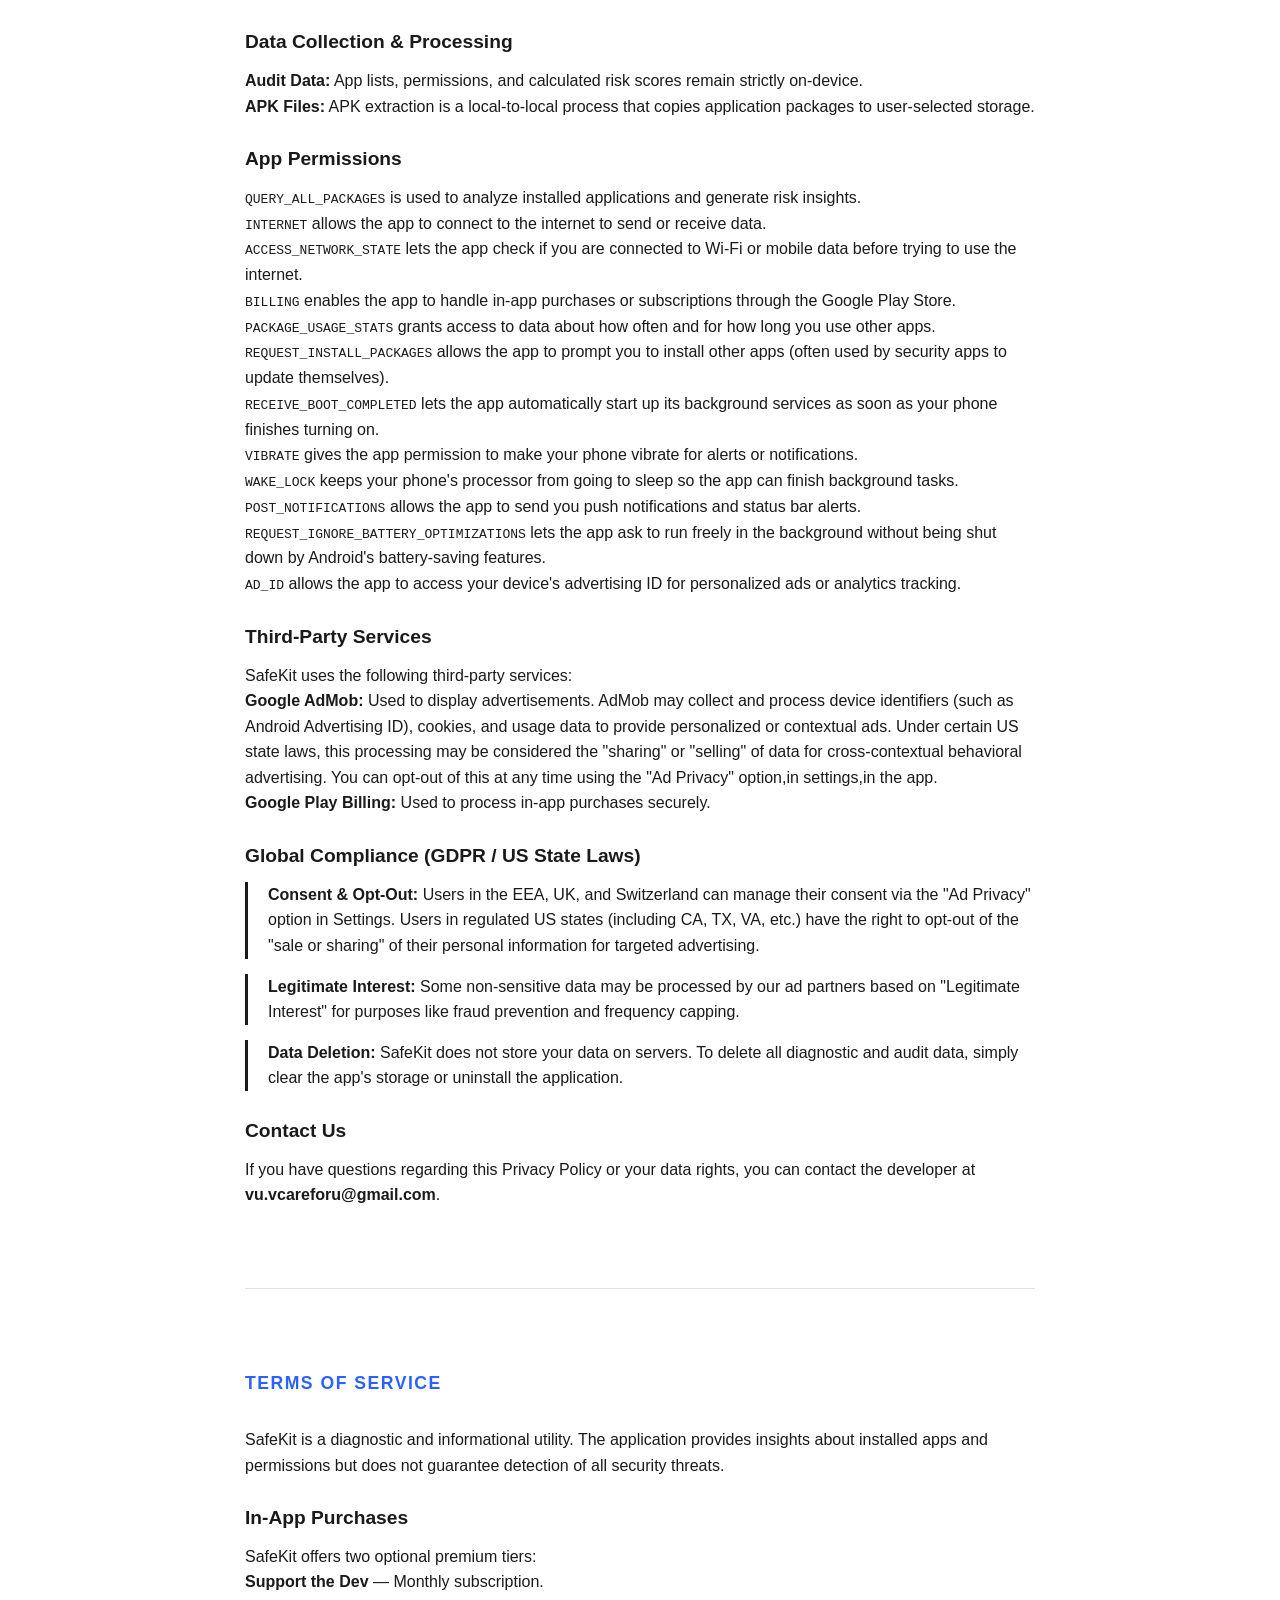
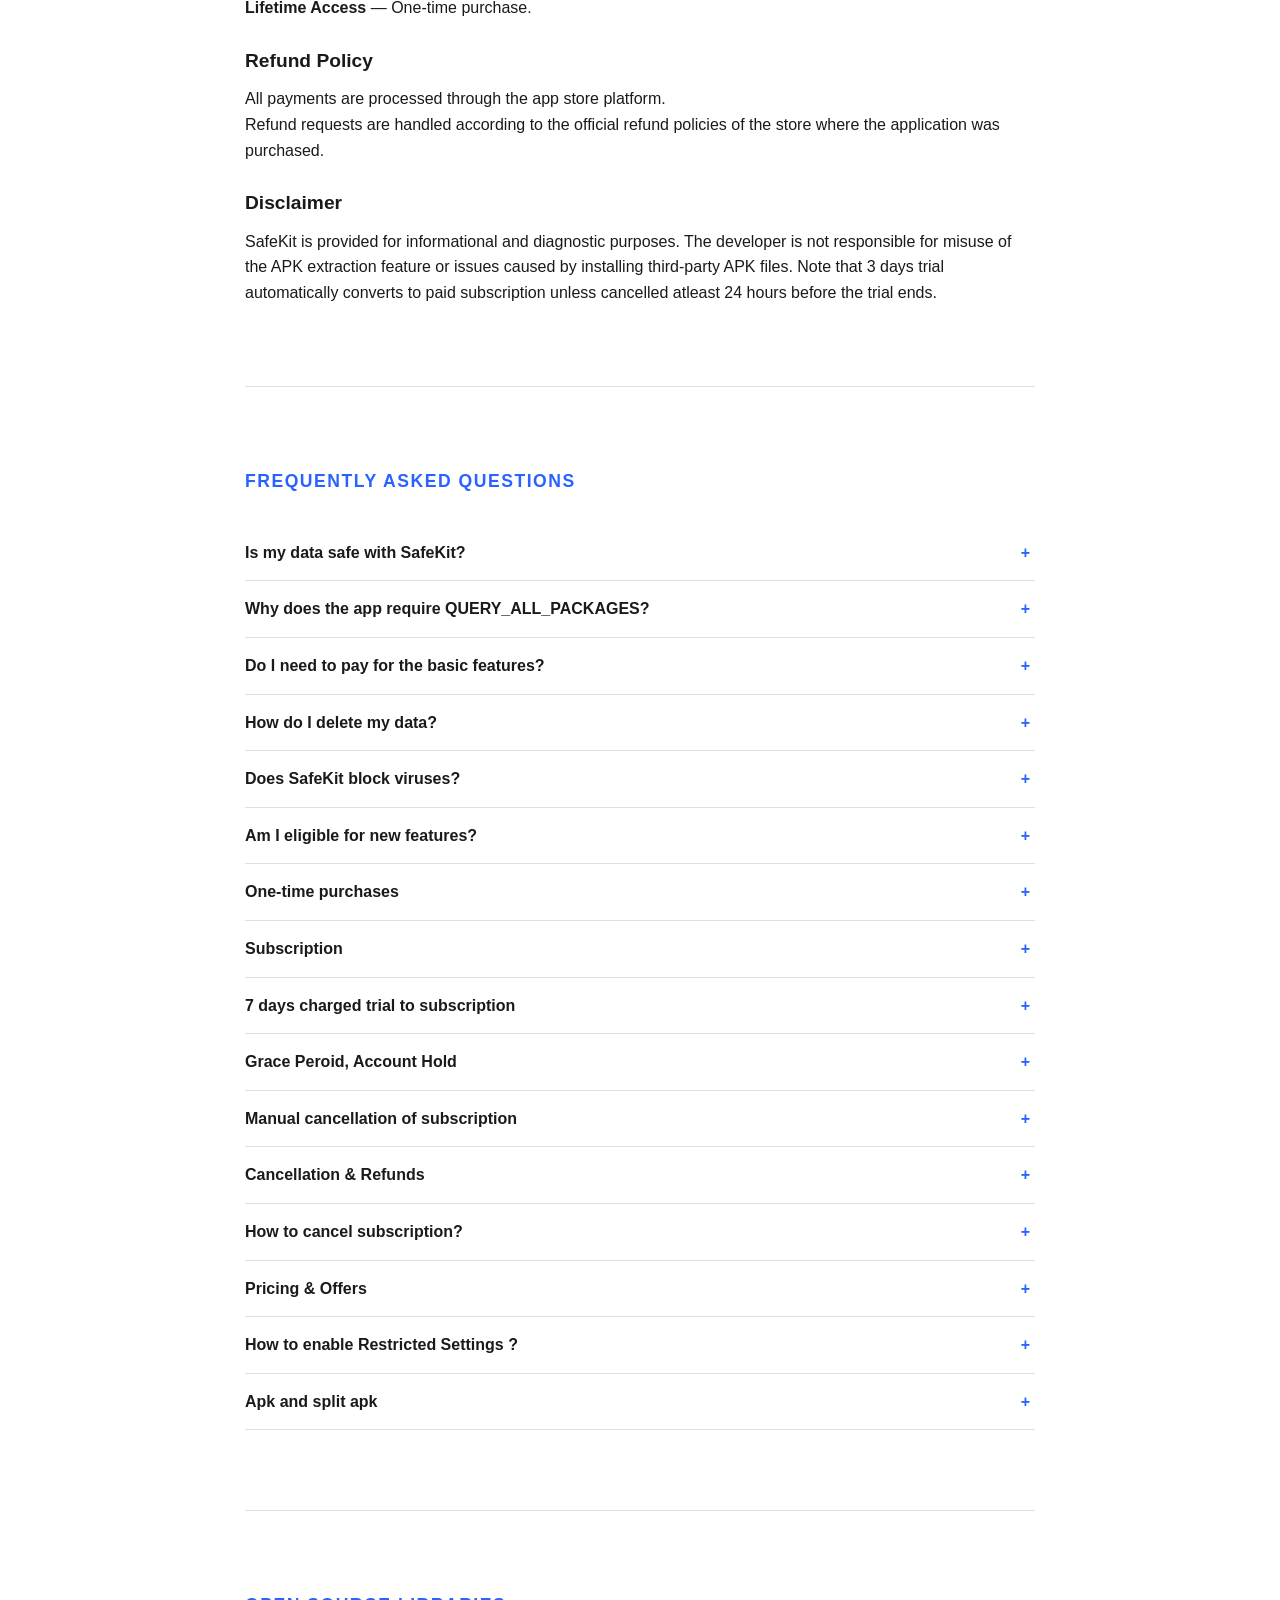
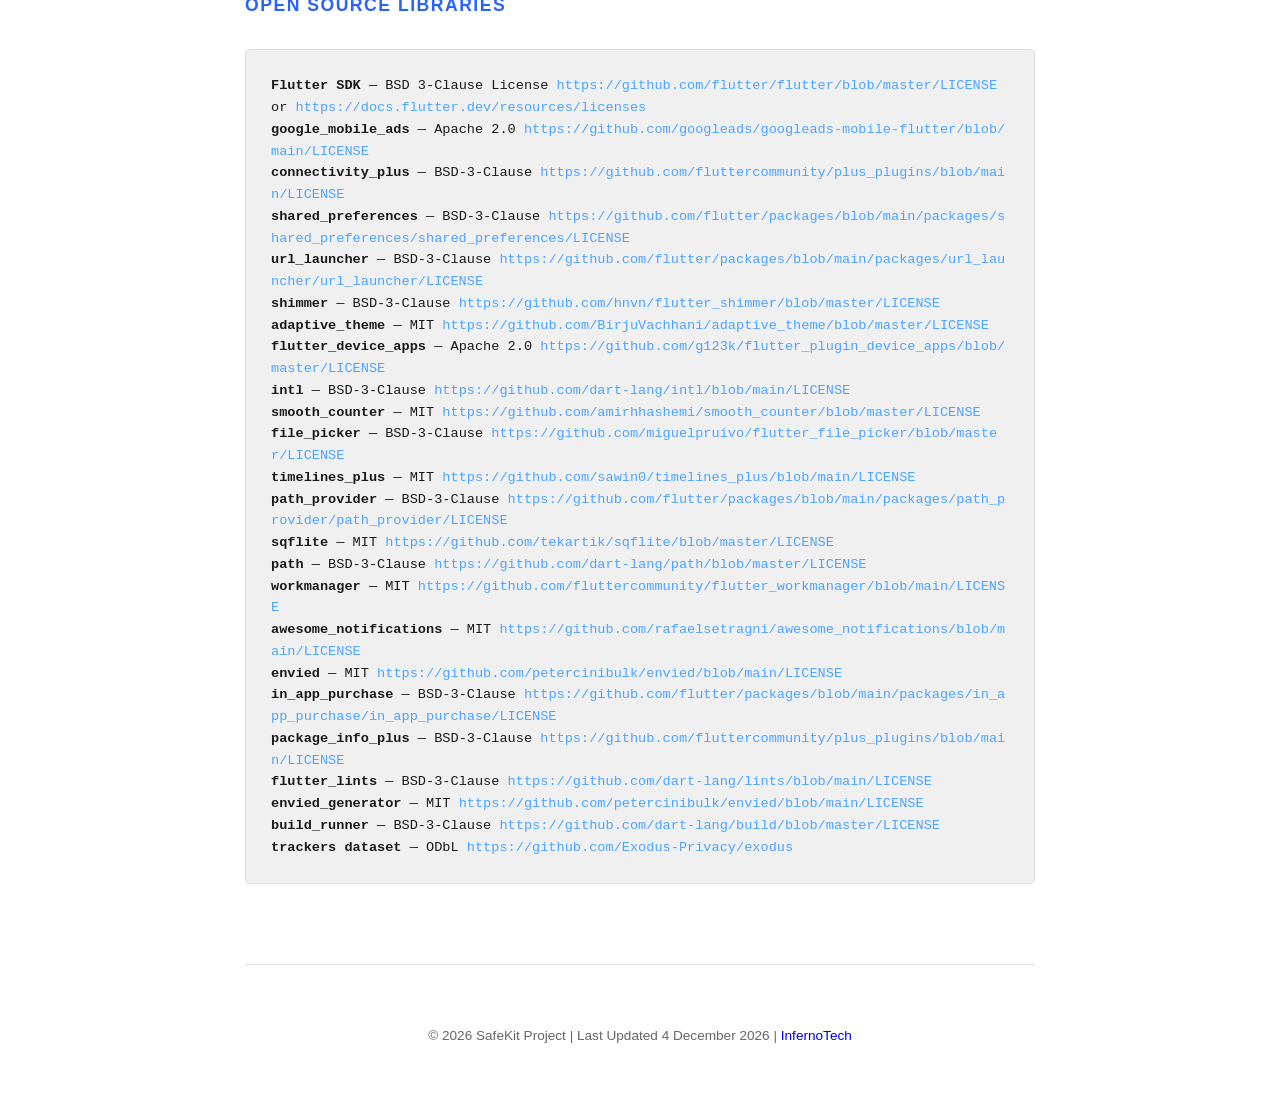
<file: safekit/index.html>
<!DOCTYPE html>
<html lang="en">

<head>
    <meta charset="UTF-8">
    <meta name="viewport" content="width=device-width, initial-scale=1.0">
    <title>SafeKit | Official Documentation & Privacy</title>
    <link rel="stylesheet" href="style.css">
</head>

<body>

    <nav class="navbar">
        <div class="container">
            <span class="brand">SAFEKIT</span>
            <button class="menu-toggle" aria-label="Toggle Menu">☰</button>
            <div class="links" id="nav-links">
                <a href="#about">Features</a>
                <a href="#privacy">Privacy</a>
                <a href="#terms">Terms</a>
                <a href="#faq">FAQ</a>
                <a href="#licenses">Licenses</a>
            </div>
        </div>
    </nav>

    <header class="hero">
        <div class="container">
            <h1>Advanced Permission Audit & APK Extraction.</h1>
            <p>SafeKit follows a <strong>Local-First design.</strong> All analysis happens directly on your device. We
                do not operate servers that collect or store user data.</p>
        </div>
    </header>

    <div class="container content-grid">

        <section id="about" class="content-block">
            <h2>System Utilities</h2>

            <div class="list-item"><strong>Centralised Dashboard:</strong> Real-time system health overview, Quick
                Actions, and Activity Insights.</div>

            <div class="list-item"><strong>Risk-Aware App List:</strong> Complete inventory of installed apps
                categorized by risk levels.</div>

            <div class="list-item"><strong>Deep App Inspection:</strong> Risk scores (0-100), usage stats, metadata
                analysis, and dangerous permission tracking.</div>

            <div class="list-item"><strong>APK Extractor (Pro):</strong> Backup tool that allows users to save
                application APK
                files to local storage.</div>

            <div class="list-item"><strong>Permission Timeline:</strong> A historical change log of permission changes
                detected on the device.</div>

            <div class="list-item"><strong>Permission Dictionary:</strong> Educational resource explaining Android
                system permissions.</div>

            <div class="list-item"><strong>Automated Backups (Pro):</strong> Schedule and automate timeline data
                backups.</div>

            <div class="list-item"><strong>Live Notifier (Pro):</strong> Background monitoring that alerts users to
                permission changes.</div>

            <div class="list-item"><strong>Check Trackers (Free+Pro):</strong> Searches hidden trackers inside an app.
                Tracker data powered by <a href="https://exodus-privacy.eu.org/en/">εxodus Privacy</a> available under
                <a href="https://opendatacommons.org/licenses/odbl/1-0/">ODbL</a>
            </div>
        </section>


        <section id="privacy" class="content-block">

            <h2>Privacy Policy</h2>

            <p><strong>Last Updated:</strong> <span id="dy"></span></p>

            <p>SafeKit is designed with a <strong>Zero-Server architecture</strong>. All diagnostic data and analysis
                are stored locally on your device using a local SQLite database.</p>

            <h3>Personal Data</h3>

            <p>SafeKit does not collect personal information such as names, email addresses, contacts, photos, location
                data, or files from the user's device.</p>

            <p>All analysis is performed locally on the device and is not transmitted to external servers.</p>


            <h3>Installed Applications Access</h3>

            <p>SafeKit analyzes installed applications to provide insights about permissions and potential security
                risks.</p>

            <p>This analysis occurs entirely on the user's device and the installed app information is never transmitted
                outside the device.</p>


            <h3>Data Collection & Processing</h3>

            <p><strong>Audit Data:</strong> App lists, permissions, and calculated risk scores remain strictly
                on-device.</p>

            <p><strong>APK Files:</strong> APK extraction is a local-to-local process that copies application packages
                to user-selected storage.</p>


            <h3>App Permissions</h3>

            <p><code>QUERY_ALL_PACKAGES</code> is used to analyze installed applications and generate risk insights.</p>

            <p><code>INTERNET</code> allows the app to connect to the internet to send or receive data.

            <p><code>ACCESS_NETWORK_STATE</code> lets the app check if you are connected to Wi-Fi or mobile data before
                trying to use the internet.

            <p><code>BILLING</code> enables the app to handle in-app purchases or subscriptions through the Google Play
                Store.

            <p><code>PACKAGE_USAGE_STATS</code> grants access to data about how often and for how long you use other
                apps.

            <p><code>REQUEST_INSTALL_PACKAGES</code> allows the app to prompt you to install other apps (often used by
                security apps to update themselves).

            <p><code>RECEIVE_BOOT_COMPLETED</code> lets the app automatically start up its background services as soon
                as your phone finishes turning on.

            <p><code>VIBRATE</code> gives the app permission to make your phone vibrate for alerts or notifications.

            <p><code>WAKE_LOCK</code> keeps your phone's processor from going to sleep so the app can finish background
                tasks.

            <p><code>POST_NOTIFICATIONS</code> allows the app to send you push notifications and status bar alerts.

            <p><code>REQUEST_IGNORE_BATTERY_OPTIMIZATIONS</code> lets the app ask to run freely in the background
                without being shut down by Android's battery-saving features.

            <p><code>AD_ID</code> allows the app to access your device's advertising ID for personalized ads or
                analytics tracking.


            <h3>Third-Party Services</h3>

            <p>SafeKit uses the following third-party services:</p>

            <p><strong>Google AdMob:</strong> Used to display advertisements. AdMob may collect and process device
                identifiers (such as Android Advertising ID), cookies, and usage data to provide personalized or
                contextual ads. Under certain US state laws, this processing may be considered the "sharing" or
                "selling" of data for cross-contextual behavioral advertising. You can opt-out of this at any time using
                the "Ad Privacy" option,in settings,in the app.</p>

            <p><strong>Google Play Billing:</strong> Used to process in-app purchases securely.</p>


            <h3>Global Compliance (GDPR / US State Laws)</h3>

            <div class="list-item"><strong>Consent & Opt-Out:</strong> Users in the EEA, UK, and Switzerland can manage
                their consent via the "Ad Privacy" option in Settings. Users in regulated US states (including CA, TX,
                VA, etc.)
                have the right to opt-out of the "sale or sharing" of their personal information for targeted
                advertising.</div>

            <div class="list-item"><strong>Legitimate Interest:</strong> Some non-sensitive data may be processed by our
                ad partners based on "Legitimate Interest" for purposes like fraud prevention and frequency capping.
            </div>

            <div class="list-item"><strong>Data Deletion:</strong> SafeKit does not store your data on servers. To
                delete all diagnostic and audit data, simply clear the app's storage or uninstall the application.</div>


            <h3>Contact Us</h3>
            <p>If you have questions regarding this Privacy Policy or your data rights, you can contact the developer at
                <strong>vu.vcareforu@gmail.com</strong>.
            </p>
        </section>



        <section id="terms" class="content-block">

            <h2>Terms of Service</h2>

            <p>SafeKit is a diagnostic and informational utility. The application provides insights about installed apps
                and permissions but does not guarantee detection of all security threats.</p>


            <h3>In-App Purchases</h3>

            <p>SafeKit offers two optional premium tiers:</p>

            <p><strong>Support the Dev</strong> — Monthly subscription.</p>

            <p><strong>Lifetime Access</strong> — One-time purchase.</p>


            <h3>Refund Policy</h3>

            <p>All payments are processed through the app store platform.</p>

            <p>Refund requests are handled according to the official refund policies of the store where the application
                was purchased.</p>


            <h3>Disclaimer</h3>

            <p>SafeKit is provided for informational and diagnostic purposes. The developer is not responsible for
                misuse of the APK extraction feature or issues caused by installing third-party APK files. Note that 3
                days trial automatically converts to paid subscription unless cancelled atleast 24 hours before the
                trial
                ends.</p>

        </section>

        <section id="faq" class="content-block">
            <h2>Frequently Asked Questions</h2>

            <details class="faq-item">
                <summary>Is my data safe with SafeKit?</summary>
                <div class="faq-content">
                    <p>Yes. SafeKit is built on a "Local-First" philosophy. All application analysis, risk scoring, and
                        database storage happen exclusively on your device. We do not own or operate servers to store
                        your
                        private audit data.</p>
                </div>
            </details>

            <details class="faq-item">
                <summary>Why does the app require QUERY_ALL_PACKAGES?</summary>
                <div class="faq-content">
                    <p>This permission is essential for the app's core functionality. It allows SafeKit to scan all
                        installed applications to identify hidden background permissions and calculate security risk
                        scores.</p>
                </div>
            </details>

            <details class="faq-item">
                <summary>Do I need to pay for the basic features?</summary>
                <div class="faq-content">
                    <p>No. The core permission audit, risk scoring, and dictionary features are free. Premium features
                        like
                        Automated Backups, Live Notifier, and the APK Extractor require a Pro subscription or lifetime
                        purchase.</p>
                </div>
            </details>

            <details class="faq-item">
                <summary>How do I delete my data?</summary>
                <div class="faq-content">
                    <p>Since all data is stored locally in an SQLite database on your phone, simply clearing the app
                        cache/data in your Android settings or uninstalling the app will permanently delete all SafeKit
                        records.</p>
                </div>
            </details>

            <details class="faq-item">
                <summary>Does SafeKit block viruses?</summary>
                <div class="faq-content">
                    <p>SafeKit is a diagnostic tool, not an active antivirus. It helps you identify apps with
                        "dangerous"
                        permissions so you can make informed decisions about what to keep on your device.</p>
                </div>
            </details>

            <details class="faq-item">
                <summary>Am I eligible for new features?</summary>
                <div class="faq-content">
                    <p>This app contains Ads, most of the features (common) are available for all users with Ads. Any
                        new feature/function that may seem expensive to developer, the developer has the right to
                        decide and to put it behind a pay-wall (one-time/subscription or as new in-app purchase
                        item) or Ads.</p>
                </div>
            </details>

            <details class="faq-item">
                <summary>One-time purchases</summary>
                <div class="faq-content">
                    <p>You've purchased the full version of the app with all features and without Ads, you will own the
                        app/have access
                        forever
                        (Exception: Development and updates stop or app withdraws from PlayStore). Refunds are allowed
                        within 48 hrs after that you can contact the support.</p>
                </div>
            </details>

            <details class="faq-item">
                <summary>Subscription</summary>
                <div class="faq-content">
                    <p>Recurring payments (charged monthly for SafeKit) for access to features. You'll be charged at the
                        start of each billing period (monthly) automatically. In case of trial you get free access, and
                        at
                        the end, it automatically converts to a paid subscription. In case payment fails, a grace period
                        of 7
                        days are there to update payment method before subscription is put on hold.</p>
                </div>
            </details>

            <details class="faq-item">
                <summary>7 days charged trial to subscription</summary>
                <div class="faq-content">
                    <p>
                        Reason moving from free trial to charged is because users didn't setup a payment method and when
                        trial expires they don't convert to full time users
                        after trying the app to fullest,so,it is better to pay upfront before converting to a full time
                        user.
                    </p>
                </div>
            </details>

            <details class="faq-item">
                <summary>Grace Peroid, Account Hold</summary>
                <div class="faq-content">
                    <p>
                        Grace period (5 days): The length of time users can keep their
                        subscription benefits while there's
                        an
                        issue with their renewal payment.
                        Account hold 25 days: The length of time between the grace period and a user's subscription
                        expiring if
                        the renewal payment fails. Developer will suspend user access to benefits during this period.
                    </p>
                </div>
            </details>

            <details class="faq-item">
                <summary>Manual cancellation of subscription</summary>
                <div class="faq-content">
                    <p>
                        The app developer has all the rights to revoke your access to subscription incase of non-payment
                        of app when your account is on hold or your subscription may suspicious or can be a scam.
                    </p>
                </div>
            </details>

            <details class="faq-item">
                <summary>Cancellation & Refunds</summary>
                <div class="faq-content">
                    <ul>
                        <li><strong>What happens when I cancel?</strong> You retain access to the subscription for the
                            remainder of the time you have already paid for.</li>
                        <li><strong>Will I get a refund?</strong> Cancelling does not automatically issue a refund.
                            Generally, subscriptions are non-refundable, but partial refunds may be available in
                            specific regions or cases.</li>
                        <li><strong>What if an app is removed?</strong> If an app is removed from Google Play, your
                            future subscription payments are cancelled.</li>
                    </ul>
                </div>
            </details>

            <details class="faq-item">
                <summary>How to cancel subscription?</summary>
                <div class="faq-content">
                    <ol>
                        <li>Open Google Play Store.</li>
                        <li>Tap profile icon (top right).</li>
                        <li>Tap Payments & subscriptions > Subscriptions.</li>
                        <li>Select the subscription and tap Cancel subscription.</li>
                    </ol>
                </div>
            </details>

            <details class="faq-item">
                <summary>Pricing & Offers</summary>
                <div class="faq-content">
                    <ul>
                        <li><strong>Will my price change?</strong> If a developer raises the price, you will receive at
                            an email before the charge comes to effect.</li>
                        <li><strong>What are discounts?</strong> Developers can offer discounted prices, which will be
                            displayed in the purchase flow.</li>
                    </ul>
                </div>
            </details>

            <details class="faq-item">
                <summary>How to enable Restricted Settings ?</summary>
                <div class="faq-content">
                    <p>
                        (Downloaded app outside of the Google PlayStore) Android 13 and newer versions require you to
                        Allow Restricted Settings. This setting can be
                        found directly in App Info or press the 3 dot on right end side. The purpose of this permission
                        is to ensure that some app requires some extra special that can be dangerous if you download and
                        install it from unknown sources or didn't know about the app it all.
                    </p>
                </div>
            </details>

            <details class="faq-item">
                <summary>Apk and split apk</summary>
                <div class="faq-content">
                    <p>
                        If you are installing split apk, always select base apk first, then select all of the split
                        apks. Due to enhanced security, PlayStore may block updates for an app installed from
                        other source. In a slightly different case, you may require to update the app from the PlayStore
                        before using the it.
                    </p>
                </div>
            </details>
        </section>

        <section id="licenses" class="content-block">

            <h2>Open Source Libraries</h2>

            <div class="license-box">

                <p>
                    <strong>Flutter SDK</strong> — BSD 3-Clause License
                    <a href="https://github.com/flutter/flutter/blob/master/LICENSE" target="_blank">
                        https://github.com/flutter/flutter/blob/master/LICENSE
                    </a> or <a href="https://docs.flutter.dev/resources/licenses" target="_blank">
                        https://docs.flutter.dev/resources/licenses
                    </a>
                </p>

                <p>
                    <strong>google_mobile_ads</strong> — Apache 2.0
                    <a href="https://github.com/googleads/googleads-mobile-flutter/blob/main/LICENSE" target="_blank">
                        https://github.com/googleads/googleads-mobile-flutter/blob/main/LICENSE
                    </a>
                </p>

                <p>
                    <strong>connectivity_plus</strong> — BSD-3-Clause
                    <a href="https://github.com/fluttercommunity/plus_plugins/blob/main/LICENSE" target="_blank">
                        https://github.com/fluttercommunity/plus_plugins/blob/main/LICENSE
                    </a>
                </p>

                <p>
                    <strong>shared_preferences</strong> — BSD-3-Clause
                    <a href="https://github.com/flutter/packages/blob/main/packages/shared_preferences/shared_preferences/LICENSE"
                        target="_blank">
                        https://github.com/flutter/packages/blob/main/packages/shared_preferences/shared_preferences/LICENSE
                    </a>
                </p>

                <p>
                    <strong>url_launcher</strong> — BSD-3-Clause
                    <a href="https://github.com/flutter/packages/blob/main/packages/url_launcher/url_launcher/LICENSE"
                        target="_blank">
                        https://github.com/flutter/packages/blob/main/packages/url_launcher/url_launcher/LICENSE
                    </a>
                </p>

                <p>
                    <strong>shimmer</strong> — BSD-3-Clause
                    <a href="https://github.com/hnvn/flutter_shimmer/blob/master/LICENSE" target="_blank">
                        https://github.com/hnvn/flutter_shimmer/blob/master/LICENSE
                    </a>
                </p>

                <p>
                    <strong>adaptive_theme</strong> — MIT
                    <a href="https://github.com/BirjuVachhani/adaptive_theme/blob/master/LICENSE" target="_blank">
                        https://github.com/BirjuVachhani/adaptive_theme/blob/master/LICENSE
                    </a>
                </p>

                <p>
                    <strong>flutter_device_apps</strong> — Apache 2.0
                    <a href="https://github.com/g123k/flutter_plugin_device_apps/blob/master/LICENSE" target="_blank">
                        https://github.com/g123k/flutter_plugin_device_apps/blob/master/LICENSE
                    </a>
                </p>

                <p>
                    <strong>intl</strong> — BSD-3-Clause
                    <a href="https://github.com/dart-lang/intl/blob/main/LICENSE" target="_blank">
                        https://github.com/dart-lang/intl/blob/main/LICENSE
                    </a>
                </p>

                <p>
                    <strong>smooth_counter</strong> — MIT
                    <a href="https://github.com/amirhhashemi/smooth_counter/blob/master/LICENSE" target="_blank">
                        https://github.com/amirhhashemi/smooth_counter/blob/master/LICENSE
                    </a>
                </p>

                <p>
                    <strong>file_picker</strong> — BSD-3-Clause
                    <a href="https://github.com/miguelpruivo/flutter_file_picker/blob/master/LICENSE" target="_blank">
                        https://github.com/miguelpruivo/flutter_file_picker/blob/master/LICENSE
                    </a>
                </p>

                <p>
                    <strong>timelines_plus</strong> — MIT
                    <a href="https://github.com/sawin0/timelines_plus/blob/main/LICENSE" target="_blank">
                        https://github.com/sawin0/timelines_plus/blob/main/LICENSE
                    </a>
                </p>

                <p>
                    <strong>path_provider</strong> — BSD-3-Clause
                    <a href="https://github.com/flutter/packages/blob/main/packages/path_provider/path_provider/LICENSE"
                        target="_blank">
                        https://github.com/flutter/packages/blob/main/packages/path_provider/path_provider/LICENSE
                    </a>
                </p>

                <p>
                    <strong>sqflite</strong> — MIT
                    <a href="https://github.com/tekartik/sqflite/blob/master/LICENSE" target="_blank">
                        https://github.com/tekartik/sqflite/blob/master/LICENSE
                    </a>
                </p>

                <p>
                    <strong>path</strong> — BSD-3-Clause
                    <a href="https://github.com/dart-lang/path/blob/master/LICENSE" target="_blank">
                        https://github.com/dart-lang/path/blob/master/LICENSE
                    </a>
                </p>

                <p>
                    <strong>workmanager</strong> — MIT
                    <a href="https://github.com/fluttercommunity/flutter_workmanager/blob/main/LICENSE" target="_blank">
                        https://github.com/fluttercommunity/flutter_workmanager/blob/main/LICENSE
                    </a>
                </p>

                <p>
                    <strong>awesome_notifications</strong> — MIT
                    <a href="https://github.com/rafaelsetragni/awesome_notifications/blob/main/LICENSE" target="_blank">
                        https://github.com/rafaelsetragni/awesome_notifications/blob/main/LICENSE
                    </a>
                </p>

                <p>
                    <strong>envied</strong> — MIT
                    <a href="https://github.com/petercinibulk/envied/blob/main/LICENSE" target="_blank">
                        https://github.com/petercinibulk/envied/blob/main/LICENSE
                    </a>
                </p>

                <p>
                    <strong>in_app_purchase</strong> — BSD-3-Clause
                    <a href="https://github.com/flutter/packages/blob/main/packages/in_app_purchase/in_app_purchase/LICENSE"
                        target="_blank">
                        https://github.com/flutter/packages/blob/main/packages/in_app_purchase/in_app_purchase/LICENSE
                    </a>
                </p>

                <p>
                    <strong>package_info_plus</strong> — BSD-3-Clause
                    <a href="https://github.com/fluttercommunity/plus_plugins/blob/main/LICENSE" target="_blank">
                        https://github.com/fluttercommunity/plus_plugins/blob/main/LICENSE
                    </a>
                </p>

                <p>
                    <strong>flutter_lints</strong> — BSD-3-Clause
                    <a href="https://github.com/dart-lang/lints/blob/main/LICENSE" target="_blank">
                        https://github.com/dart-lang/lints/blob/main/LICENSE
                    </a>
                </p>

                <p>
                    <strong>envied_generator</strong> — MIT
                    <a href="https://github.com/petercinibulk/envied/blob/main/LICENSE" target="_blank">
                        https://github.com/petercinibulk/envied/blob/main/LICENSE
                    </a>
                </p>

                <p>
                    <strong>build_runner</strong> — BSD-3-Clause
                    <a href="https://github.com/dart-lang/build/blob/master/LICENSE" target="_blank">
                        https://github.com/dart-lang/build/blob/master/LICENSE
                    </a>
                </p>

                <p>
                    <strong>trackers dataset</strong> — ODbL
                    <a href="https://opendatacommons.org/licenses/odbl/1-0/" target="_blank">
                        https://github.com/Exodus-Privacy/exodus
                    </a>
                </p>

            </div>

        </section>

    </div>


    <footer>

        <div class="container">

            <p>&copy; <span id="year"></span> SafeKit Project |
                Last Updated <span id="dy2"></span> |
                <a href="mailto:vu.vcareforu@gmail.com" style="text-decoration:none;">InfernoTech</a>

            </p>

        </div>

    </footer>


    <script>

        document.addEventListener('DOMContentLoaded', () => {

            const today = new Date();

            const formattedDate = today.toLocaleDateString('en-GB', {
                day: 'numeric',
                month: 'long',
                year: 'numeric'
            });

            const yearSpan = document.getElementById("year");
            if (yearSpan) yearSpan.textContent = today.getFullYear();

            const dy = document.getElementById("dy");
            if (dy) dy.textContent = formattedDate;

            const dy2 = document.getElementById("dy2");
            if (dy2) dy2.textContent = formattedDate;

            //Navigation
            const menuToggle = document.querySelector('.menu-toggle');
            const navLinks = document.getElementById('nav-links');

            menuToggle.addEventListener('click', () => {
                navLinks.classList.toggle('active');
            });

            // Close menu when a link is clicked
            navLinks.querySelectorAll('a').forEach(link => {
                link.addEventListener('click', () => {
                    navLinks.classList.remove('active');
                });
            });

        });

    </script>

</body>

</html>
</file>
<file: safekit/style.css>
* {
    box-sizing: border-box;
    margin: 0;
    padding: 0;
}

:root {
    --black: #1a1a1a;
    --blue-accent: #2962ff;
    --border-color: #e0e0e0;
    --bg-light: #fafafa;
}

body {
    font-family: -apple-system, BlinkMacSystemFont, "Segoe UI", Roboto, sans-serif;
    color: var(--black);
    line-height: 1.6;
    background: #ffffff;
}

.container {
    max-width: 850px;
    margin: 0 auto;
    padding: 0 30px;
}

/* Navbar */
.navbar {
    border-bottom: 3px solid var(--black);
    padding: 25px 0;
    position: sticky;
    top: 0;
    background: #fff;
    z-index: 10;
}

.brand {
    font-weight: 900;
    font-size: 1.4rem;
    letter-spacing: -0.5px;
}

.links {
    float: right;
}

.links a {
    text-decoration: none;
    color: var(--black);
    margin-left: 25px;
    font-size: 0.95rem;
    font-weight: 600;
}

/* FAQ Accordion Styling */
.faq-item {
    border-bottom: 1px solid var(--border-color);
    padding: 15px 0;
}

.faq-item summary {
    font-weight: 700;
    cursor: pointer;
    list-style: none;
    /* Removes default arrow */
    position: relative;
    padding-right: 30px;
}

/* Custom indicator (+) */
.faq-item summary::after {
    content: '+';
    position: absolute;
    right: 5px;
    color: var(--blue-accent);
}

/* Rotate indicator when open */
.faq-item[open] summary::after {
    content: '−';
}

.faq-content {
    padding: 15px 20px;
    background: #f9f9f9;
    margin-top: 10px;
    border-left: 3px solid var(--black);
    font-size: 0.95rem;
}

.faq-content ul,
.faq-content ol {
    margin-left: 20px;
    padding: 0;
}

.faq-content li {
    margin-bottom: 8px;
}

/* New Toggle Button Style */
.menu-toggle {
    display: none;
    float: right;
    background: none;
    border: none;
    font-size: 1.8rem;
    cursor: pointer;
    font-weight: 900;
}

/* Updated Responsive Rules */
@media (max-width: 768px) {
    .menu-toggle {
        display: block;
    }

    .links {
        display: none;
        /* Hidden by default on mobile */
        width: 100%;
        float: none;
        padding-top: 20px;
        border-top: 1px solid var(--border-color);
        margin-top: 15px;
    }

    .links.active {
        display: flex;
        flex-direction: column;
    }

    .links a {
        margin: 10px 0;
        font-size: 1.1rem;
    }

    h1 {
        font-size: 2.2rem;
    }
}

/* Hero */
.hero {
    padding: 100px 0;
    background: var(--bg-light);
    border-bottom: 1px solid var(--border-color);
}

h1 {
    font-size: 3rem;
    font-weight: 800;
    line-height: 1.1;
    margin-bottom: 20px;
}

/* Sections */
.content-block {
    padding: 80px 0;
    border-bottom: 1px solid var(--border-color);
}

h2 {
    font-size: 1.1rem;
    text-transform: uppercase;
    letter-spacing: 1.5px;
    color: var(--blue-accent);
    margin-bottom: 30px;
}

h3 {
    margin: 25px 0 10px;
    font-size: 1.2rem;
}

.list-item {
    margin-bottom: 15px;
    padding-left: 20px;
    border-left: 3px solid var(--black);
}

/* Technical Components */
.license-box {
    background: #f0f0f0;
    padding: 25px;
    border: 1px solid var(--border-color);
    font-family: 'Courier New', Courier, monospace;
    font-size: 0.85rem;
    border-radius: 4px;
}

footer {
    padding: 60px 0;
    font-size: 0.85rem;
    color: #666;
    text-align: center;
}

.license-box a {
    color: #4da3ff;
    text-decoration: none;
    word-break: break-all;
}

.license-box a:hover {
    text-decoration: underline;
}

@media (max-width: 650px) {
    .links {
        display: none;
    }

    h1 {
        font-size: 2.2rem;
    }
}
</file>
